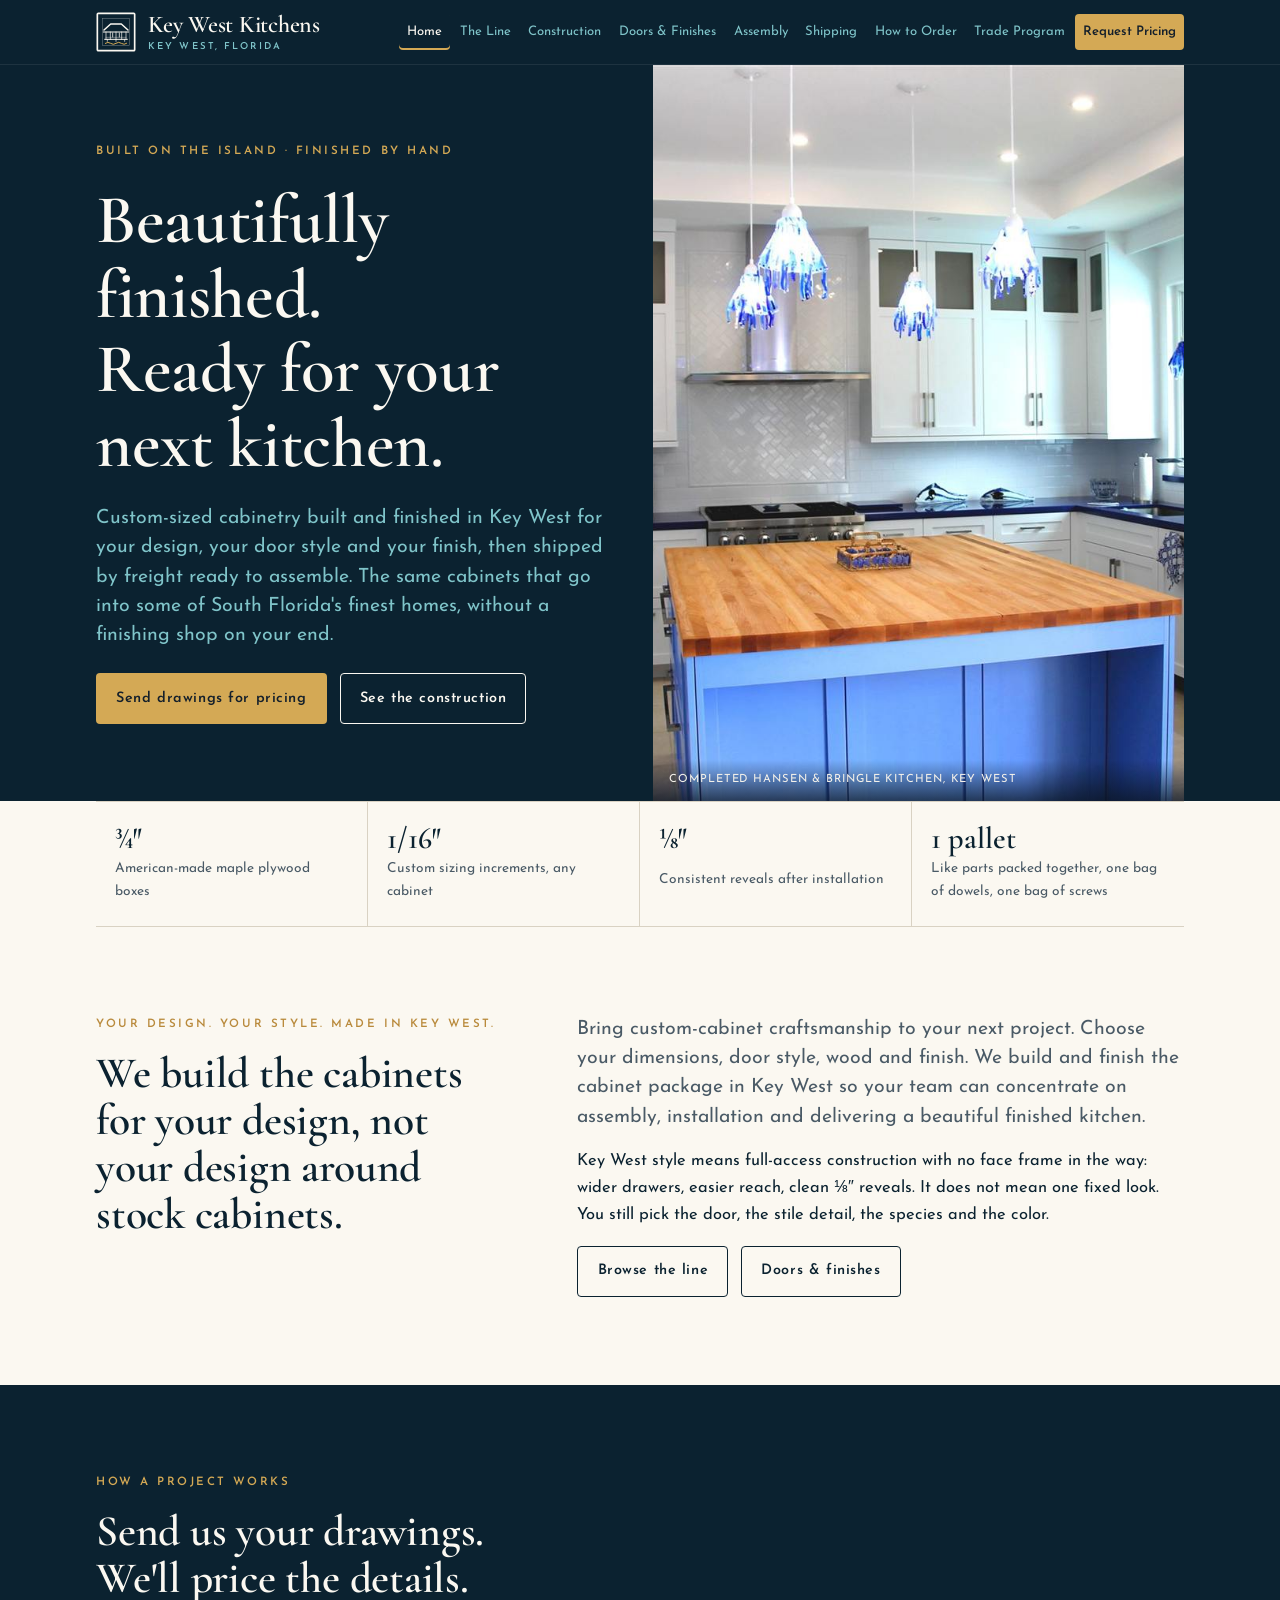
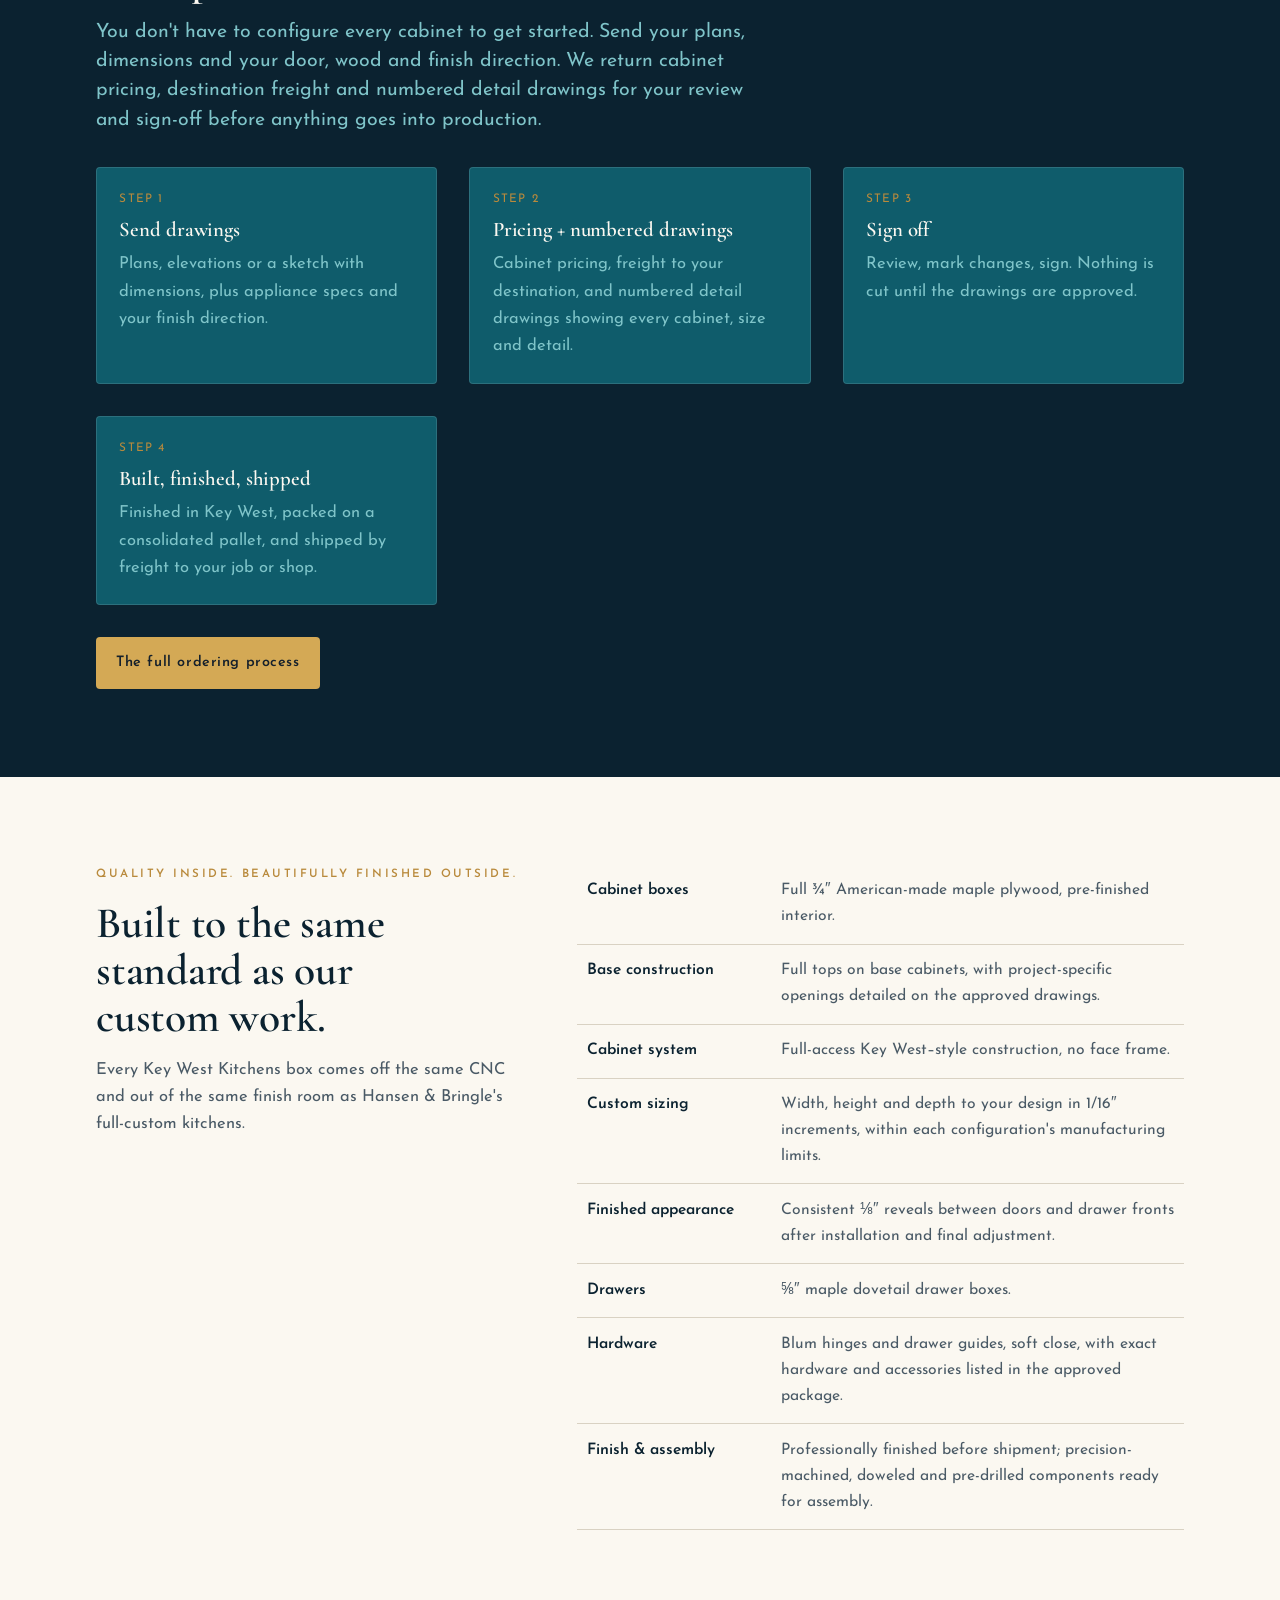
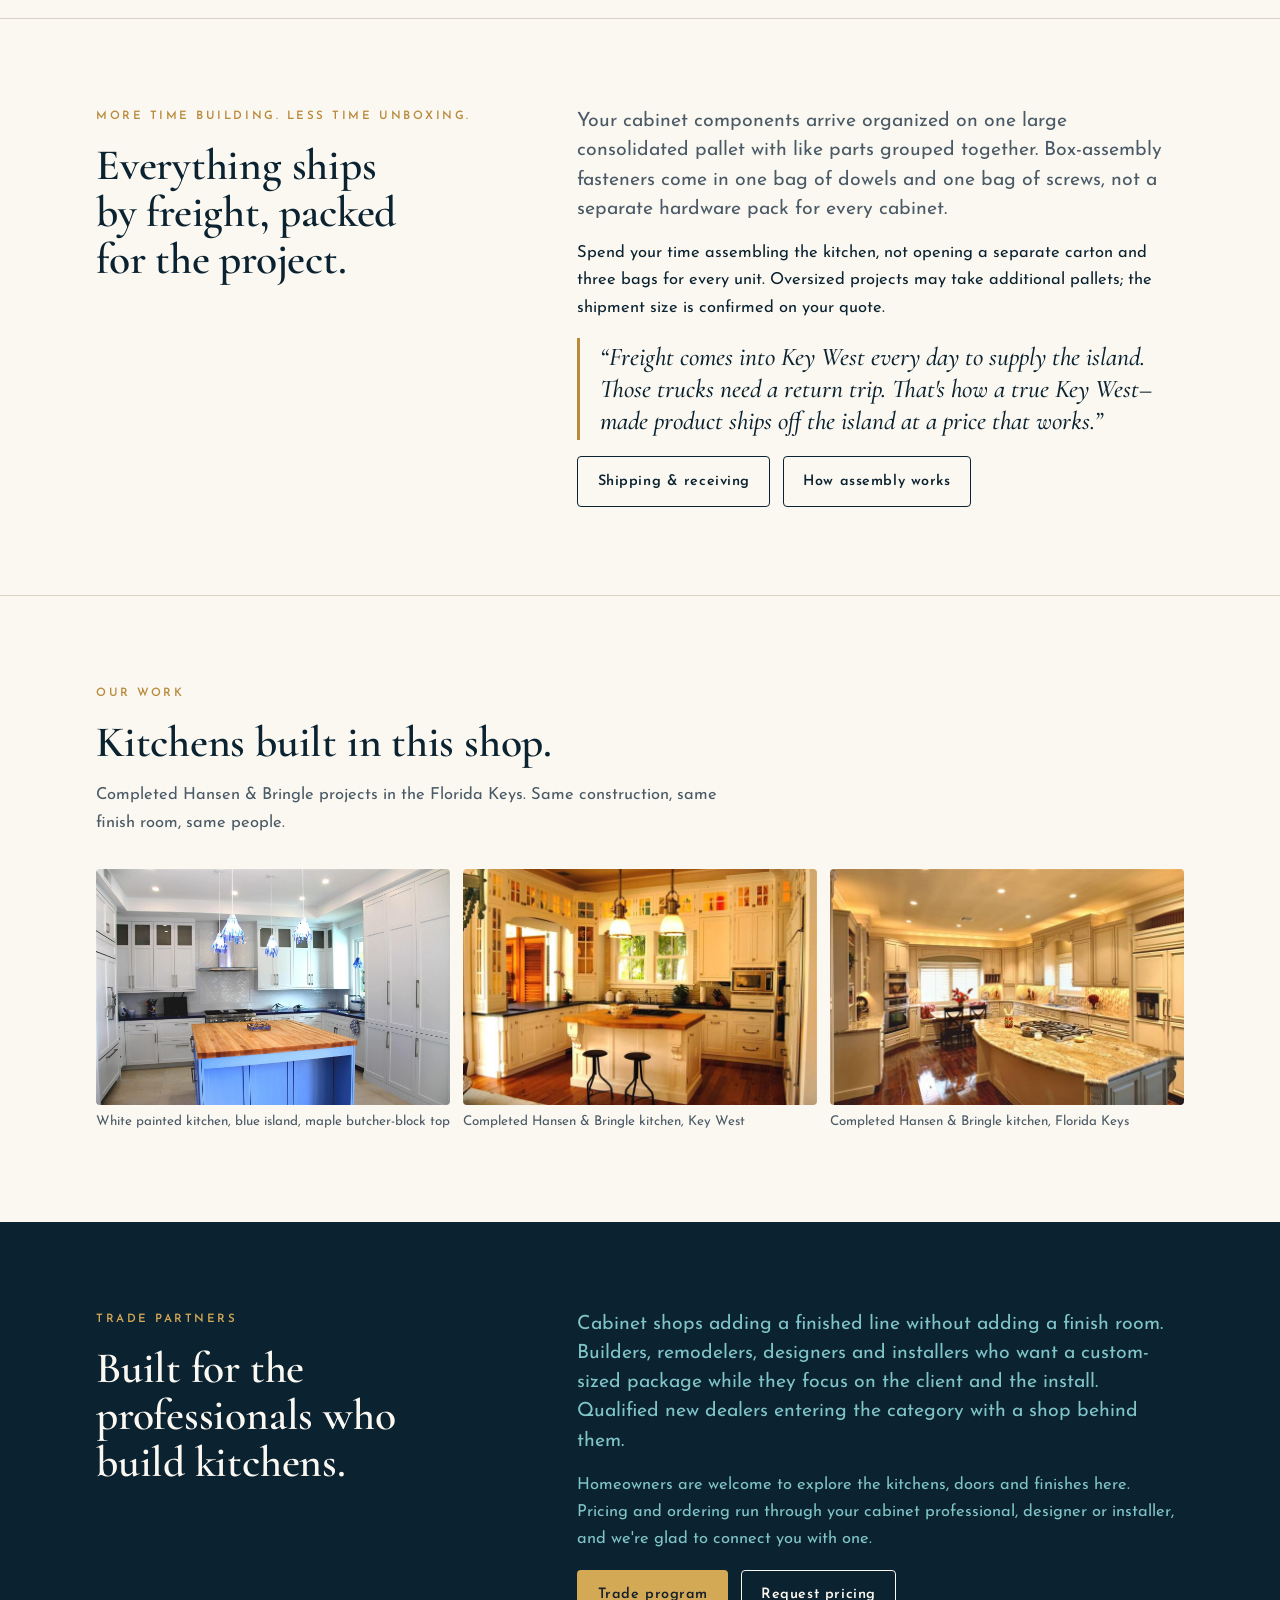
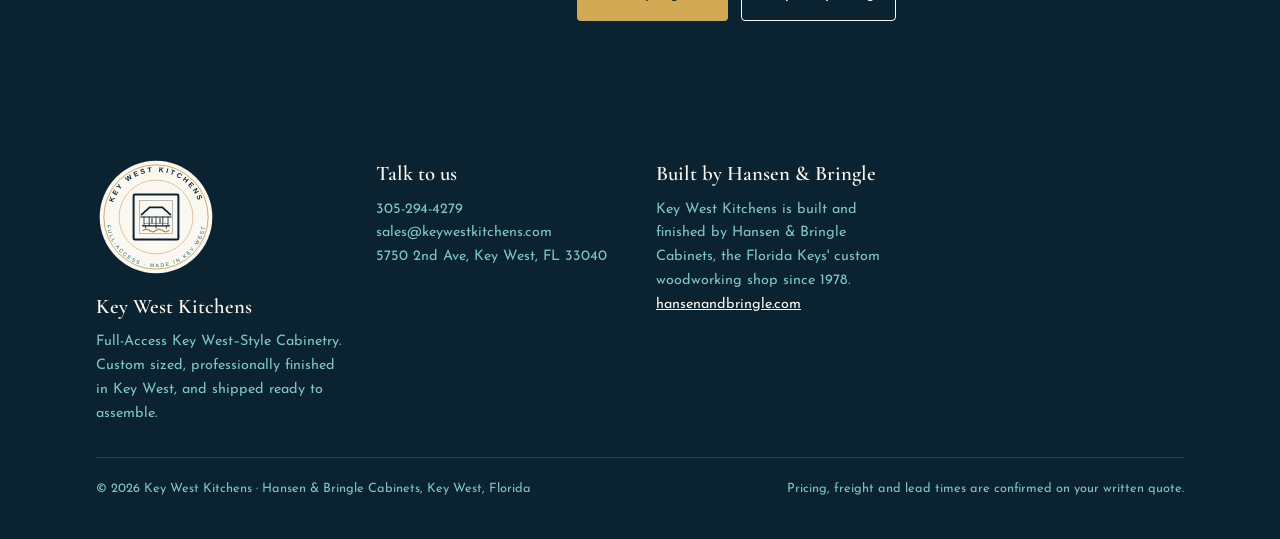
<file: index.html>
<!doctype html>
<html lang="en">
<head>
<meta charset="utf-8">
<meta name="viewport" content="width=device-width, initial-scale=1, viewport-fit=cover">
<title>Key West Kitchens</title>
<meta name="description" content="Key West Kitchens: custom-sized Full-Access Key West–Style cabinetry, built and finished in Key West by Hansen &amp; Bringle and shipped ready to assemble.">
<meta name="claude:viewport-fit-sides" content="cover">
<meta property="og:type" content="website"><meta property="og:site_name" content="Key West Kitchens"><meta property="og:title" content="Key West Kitchens"><meta property="og:description" content="Key West Kitchens: custom-sized Full-Access Key West–Style cabinetry, built and finished in Key West by Hansen &amp; Bringle and shipped ready to assemble."><meta property="og:image" content="https://bcarp-ctrl.github.io/keywestkitchens/img/kitchen-2.jpg"><meta name="twitter:card" content="summary_large_image">
<link rel="preconnect" href="https://fonts.googleapis.com"><link rel="preconnect" href="https://fonts.gstatic.com" crossorigin>
<link rel="stylesheet" href="https://fonts.googleapis.com/css2?family=Cormorant+Garamond:ital,wght@0,500;0,600;1,500;1,600&family=Josefin+Sans:wght@400;600&display=swap">
<link rel="icon" type="image/svg+xml" href="img/brand/kwk-favicon.svg">
<link rel="stylesheet" href="styles.css">
</head>
<body>
<header class="top"><div class="wrap">
<a class="brand" href="index.html"><svg viewBox="0 0 120 120" aria-hidden="true"><rect x="4" y="4" width="112" height="112" rx="3" fill="none" stroke="currentColor" stroke-width="5"/><rect x="19" y="19" width="82" height="82" fill="none" stroke="currentColor" stroke-width="1.4" opacity=".5"/><g fill="none" stroke="currentColor" stroke-linecap="round" stroke-linejoin="round"><path d="M24 54 L44 36 H76 L96 54" stroke-width="4.5"/><path d="M22 60 H98" stroke-width="3"/><path d="M30 60 V82 M43 60 V82 M60 60 V82 M77 60 V82 M90 60 V82" stroke-width="2"/><path d="M30 76 H90" stroke-width="1.3" opacity=".8"/><path d="M50 63 V75 M70 63 V75" stroke-width="2.6" opacity=".9"/><path d="M26 82 H94" stroke-width="3"/><path d="M34 82 V88 M60 82 V88 M86 82 V88" stroke-width="2"/></g><path d="M28 94 q8 -6 16 0 t16 0 t16 0 t16 0" fill="none" stroke="#d4a955" stroke-width="3" stroke-linecap="round"/></svg><span class="bt"><b>Key West Kitchens</b><small>Key West, Florida</small></span></a>
<button class="navtoggle" id="navtoggle" aria-expanded="false" aria-controls="mainnav">Menu</button>
<nav class="main" id="mainnav" aria-label="Main"><a href="index.html" aria-current="page">Home</a><a href="collection.html">The Line</a><a href="specifications.html">Construction</a><a href="doors-finishes.html">Doors & Finishes</a><a href="assembly.html">Assembly</a><a href="shipping.html">Shipping</a><a href="how-to-order.html">How to Order</a><a href="trade.html">Trade Program</a><a href="request-pricing.html" class="cta">Request Pricing</a></nav>
</div></header>
<main>

<section class="hero band"><div class="wrap"><div class="grid">
<div class="copy">
<p class="eyebrow">Built on the island · Finished by hand</p>
<h1>Beautifully finished.<br>Ready for your next kitchen.</h1>
<p class="lead">Custom-sized cabinetry built and finished in Key West for your design, your door style and your finish, then shipped by freight ready to assemble. The same cabinets that go into some of South Florida's finest homes, without a finishing shop on your end.</p>
<div class="btns"><a class="btn primary" href="request-pricing.html">Send drawings for pricing</a><a class="btn ghost" href="specifications.html">See the construction</a></div>
</div>
<figure class="photo"><img src="img/kitchen-2.jpg" alt="White kitchen with a blue island, butcher-block top and blue glass pendants" width="1800" height="1200"><figcaption>Completed Hansen &amp; Bringle kitchen, Key West</figcaption></figure>
</div></div></section>

<div class="wrap"><div class="strip">
<div><b>¾″</b><span>American-made maple plywood boxes</span></div>
<div><b>1/16″</b><span>Custom sizing increments, any cabinet</span></div>
<div><b>⅛″</b><span>Consistent reveals after installation</span></div>
<div><b>1 pallet</b><span>Like parts packed together, one bag of dowels, one bag of screws</span></div>
</div></div>

<section><div class="wrap split">
<div class="stack"><p class="eyebrow">Your design. Your style. Made in Key West.</p><h2>We build the cabinets for your design, not your design around stock cabinets.</h2></div>
<div class="stack prose">
<p class="lead">Bring custom-cabinet craftsmanship to your next project. Choose your dimensions, door style, wood and finish. We build and finish the cabinet package in Key West so your team can concentrate on assembly, installation and delivering a beautiful finished kitchen.</p>
<p>Key West style means full-access construction with no face frame in the way: wider drawers, easier reach, clean ⅛″ reveals. It does not mean one fixed look. You still pick the door, the stile detail, the species and the color.</p>
<div class="btns"><a class="btn ghost" href="collection.html">Browse the line</a><a class="btn ghost" href="doors-finishes.html">Doors &amp; finishes</a></div>
</div>
</div></section>

<section class="band"><div class="wrap stack-lg">
<div class="stack prose"><p class="eyebrow">How a project works</p><h2>Send us your drawings. We'll price the details.</h2>
<p class="lead">You don't have to configure every cabinet to get started. Send your plans, dimensions and your door, wood and finish direction. We return cabinet pricing, destination freight and numbered detail drawings for your review and sign-off before anything goes into production.</p></div>
<div class="cols">
<div class="card" style="background:var(--navy2);border-color:rgba(255,255,255,.12)"><span class="num">STEP 1</span><h3>Send drawings</h3><p class="muted">Plans, elevations or a sketch with dimensions, plus appliance specs and your finish direction.</p></div>
<div class="card" style="background:var(--navy2);border-color:rgba(255,255,255,.12)"><span class="num">STEP 2</span><h3>Pricing + numbered drawings</h3><p class="muted">Cabinet pricing, freight to your destination, and numbered detail drawings showing every cabinet, size and detail.</p></div>
<div class="card" style="background:var(--navy2);border-color:rgba(255,255,255,.12)"><span class="num">STEP 3</span><h3>Sign off</h3><p class="muted">Review, mark changes, sign. Nothing is cut until the drawings are approved.</p></div>
<div class="card" style="background:var(--navy2);border-color:rgba(255,255,255,.12)"><span class="num">STEP 4</span><h3>Built, finished, shipped</h3><p class="muted">Finished in Key West, packed on a consolidated pallet, and shipped by freight to your job or shop.</p></div>
</div>
<div class="btns"><a class="btn primary" href="how-to-order.html">The full ordering process</a></div>
</div></section>

<section><div class="wrap split">
<div class="stack"><p class="eyebrow">Quality inside. Beautifully finished outside.</p><h2>Built to the same standard as our custom work.</h2><p class="muted">Every Key West Kitchens box comes off the same CNC and out of the same finish room as Hansen &amp; Bringle's full-custom kitchens.</p></div>
<div class="tablewrap"><table class="spec">
<tr><th>Cabinet boxes</th><td>Full ¾″ American-made maple plywood, pre-finished interior.</td></tr>
<tr><th>Base construction</th><td>Full tops on base cabinets, with project-specific openings detailed on the approved drawings.</td></tr>
<tr><th>Cabinet system</th><td>Full-access Key West–style construction, no face frame.</td></tr>
<tr><th>Custom sizing</th><td>Width, height and depth to your design in 1/16″ increments, within each configuration's manufacturing limits.</td></tr>
<tr><th>Finished appearance</th><td>Consistent ⅛″ reveals between doors and drawer fronts after installation and final adjustment.</td></tr>
<tr><th>Drawers</th><td>⅝″ maple dovetail drawer boxes.</td></tr>
<tr><th>Hardware</th><td>Blum hinges and drawer guides, soft close, with exact hardware and accessories listed in the approved package.</td></tr>
<tr><th>Finish &amp; assembly</th><td>Professionally finished before shipment; precision-machined, doweled and pre-drilled components ready for assembly.</td></tr>
</table></div>
</div></section>

<section><div class="wrap split">
<div class="stack"><p class="eyebrow">More time building. Less time unboxing.</p><h2>Everything ships by freight, packed for the project.</h2></div>
<div class="stack prose">
<p class="lead">Your cabinet components arrive organized on one large consolidated pallet with like parts grouped together. Box-assembly fasteners come in one bag of dowels and one bag of screws, not a separate hardware pack for every cabinet.</p>
<p>Spend your time assembling the kitchen, not opening a separate carton and three bags for every unit. Oversized projects may take additional pallets; the shipment size is confirmed on your quote.</p>
<div class="callout"><q>Freight comes into Key West every day to supply the island. Those trucks need a return trip. That's how a true Key West–made product ships off the island at a price that works.</q></div>
<div class="btns"><a class="btn ghost" href="shipping.html">Shipping &amp; receiving</a><a class="btn ghost" href="assembly.html">How assembly works</a></div>
</div>
</div></section>

<section><div class="wrap stack-lg">
<div class="stack prose"><p class="eyebrow">Our work</p><h2>Kitchens built in this shop.</h2><p class="muted">Completed Hansen &amp; Bringle projects in the Florida Keys. Same construction, same finish room, same people.</p></div>
<div class="gallery">
<figure><img src="img/kitchen-2.jpg" alt="White kitchen with blue island and butcher-block top" loading="lazy"><figcaption>White painted kitchen, blue island, maple butcher-block top</figcaption></figure>
<figure><img src="img/kitchen-1.jpg" alt="Completed Hansen &amp; Bringle kitchen" loading="lazy"><figcaption>Completed Hansen &amp; Bringle kitchen, Key West</figcaption></figure>
<figure><img src="img/kitchen-3.jpg" alt="Completed Hansen &amp; Bringle kitchen" loading="lazy"><figcaption>Completed Hansen &amp; Bringle kitchen, Florida Keys</figcaption></figure>
</div>
</div></section>

<section class="band"><div class="wrap split">
<div class="stack"><p class="eyebrow">Trade partners</p><h2>Built for the professionals who build kitchens.</h2></div>
<div class="stack prose">
<p class="lead">Cabinet shops adding a finished line without adding a finish room. Builders, remodelers, designers and installers who want a custom-sized package while they focus on the client and the install. Qualified new dealers entering the category with a shop behind them.</p>
<p class="muted">Homeowners are welcome to explore the kitchens, doors and finishes here. Pricing and ordering run through your cabinet professional, designer or installer, and we're glad to connect you with one.</p>
<div class="btns"><a class="btn primary" href="trade.html">Trade program</a><a class="btn ghost" href="request-pricing.html">Request pricing</a></div>
</div>
</div></section>

</main>
<footer><div class="wrap">
<div><img src="img/brand/kwk-seal-shell.svg" alt="Key West Kitchens seal" width="120" height="120" style="margin-bottom:.8rem"><b>Key West Kitchens</b>Full-Access Key West–Style Cabinetry. Custom sized, professionally finished in Key West, and shipped ready to assemble.</div>
<div><b>Talk to us</b>305-294-4279<br>sales@keywestkitchens.com<br>5750 2nd Ave, Key West, FL 33040</div>
<div><b>Built by Hansen &amp; Bringle</b>Key West Kitchens is built and finished by Hansen &amp; Bringle Cabinets, the Florida Keys' custom woodworking shop since 1978. <a href="https://www.hansenandbringle.com" target="_blank" rel="noopener">hansenandbringle.com</a></div>
<div class="fine"><span>© 2026 Key West Kitchens · Hansen &amp; Bringle Cabinets, Key West, Florida</span><span>Pricing, freight and lead times are confirmed on your written quote.</span></div>
</div></footer>
<script>
(function(){var t=document.getElementById('navtoggle'),n=document.getElementById('mainnav');if(t){t.addEventListener('click',function(){var o=n.classList.toggle('open');t.setAttribute('aria-expanded',o);});}})();
</script>

</body>
</html>
</file>
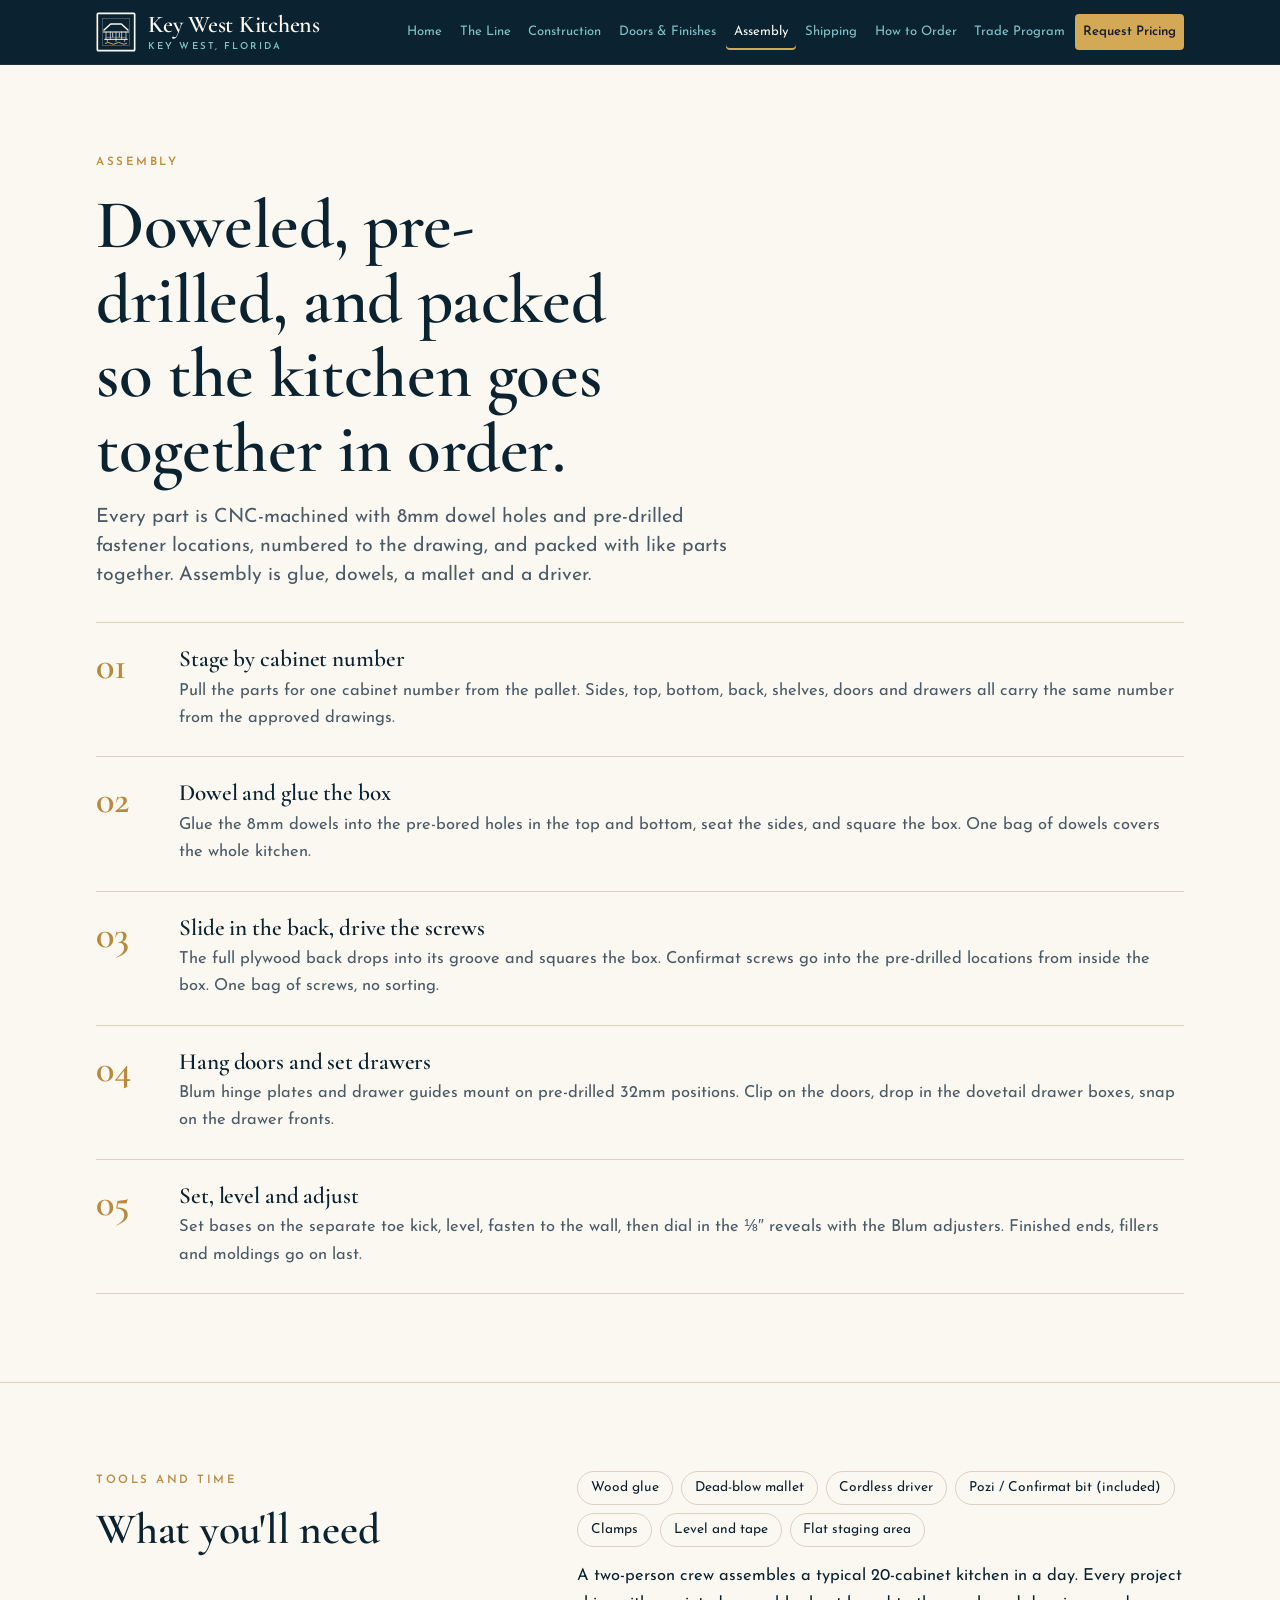
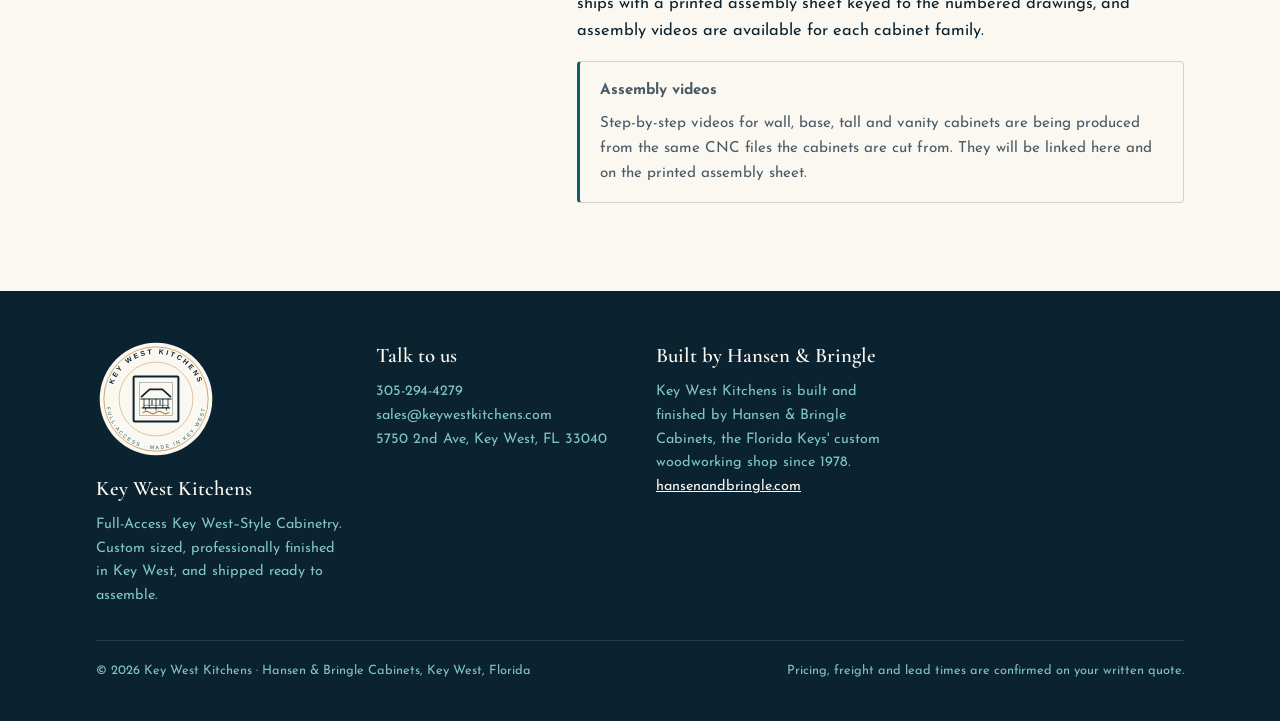
<file: assembly.html>
<!doctype html>
<html lang="en">
<head>
<meta charset="utf-8">
<meta name="viewport" content="width=device-width, initial-scale=1, viewport-fit=cover">
<title>Assembly · Key West Kitchens</title>
<meta name="description" content="Doweled, pre-drilled components numbered to the drawing; one bag of dowels, one bag of screws.">
<meta name="claude:viewport-fit-sides" content="cover">
<meta property="og:type" content="website"><meta property="og:site_name" content="Key West Kitchens"><meta property="og:title" content="Assembly · Key West Kitchens"><meta property="og:description" content="Doweled, pre-drilled components numbered to the drawing; one bag of dowels, one bag of screws."><meta property="og:image" content="https://bcarp-ctrl.github.io/keywestkitchens/img/kitchen-2.jpg"><meta name="twitter:card" content="summary_large_image">
<link rel="preconnect" href="https://fonts.googleapis.com"><link rel="preconnect" href="https://fonts.gstatic.com" crossorigin>
<link rel="stylesheet" href="https://fonts.googleapis.com/css2?family=Cormorant+Garamond:ital,wght@0,500;0,600;1,500;1,600&family=Josefin+Sans:wght@400;600&display=swap">
<link rel="icon" type="image/svg+xml" href="img/brand/kwk-favicon.svg">
<link rel="stylesheet" href="styles.css">
</head>
<body>
<header class="top"><div class="wrap">
<a class="brand" href="index.html"><svg viewBox="0 0 120 120" aria-hidden="true"><rect x="4" y="4" width="112" height="112" rx="3" fill="none" stroke="currentColor" stroke-width="5"/><rect x="19" y="19" width="82" height="82" fill="none" stroke="currentColor" stroke-width="1.4" opacity=".5"/><g fill="none" stroke="currentColor" stroke-linecap="round" stroke-linejoin="round"><path d="M24 54 L44 36 H76 L96 54" stroke-width="4.5"/><path d="M22 60 H98" stroke-width="3"/><path d="M30 60 V82 M43 60 V82 M60 60 V82 M77 60 V82 M90 60 V82" stroke-width="2"/><path d="M30 76 H90" stroke-width="1.3" opacity=".8"/><path d="M50 63 V75 M70 63 V75" stroke-width="2.6" opacity=".9"/><path d="M26 82 H94" stroke-width="3"/><path d="M34 82 V88 M60 82 V88 M86 82 V88" stroke-width="2"/></g><path d="M28 94 q8 -6 16 0 t16 0 t16 0 t16 0" fill="none" stroke="#d4a955" stroke-width="3" stroke-linecap="round"/></svg><span class="bt"><b>Key West Kitchens</b><small>Key West, Florida</small></span></a>
<button class="navtoggle" id="navtoggle" aria-expanded="false" aria-controls="mainnav">Menu</button>
<nav class="main" id="mainnav" aria-label="Main"><a href="index.html">Home</a><a href="collection.html">The Line</a><a href="specifications.html">Construction</a><a href="doors-finishes.html">Doors & Finishes</a><a href="assembly.html" aria-current="page">Assembly</a><a href="shipping.html">Shipping</a><a href="how-to-order.html">How to Order</a><a href="trade.html">Trade Program</a><a href="request-pricing.html" class="cta">Request Pricing</a></nav>
</div></header>
<main>

<section><div class="wrap stack-lg">
<div class="stack prose"><p class="eyebrow">Assembly</p><h1>Doweled, pre-drilled, and packed so the kitchen goes together in order.</h1>
<p class="lead">Every part is CNC-machined with 8mm dowel holes and pre-drilled fastener locations, numbered to the drawing, and packed with like parts together. Assembly is glue, dowels, a mallet and a driver.</p></div>
<div class="steps">
<div class="step"><div><h3>Stage by cabinet number</h3><p class="muted">Pull the parts for one cabinet number from the pallet. Sides, top, bottom, back, shelves, doors and drawers all carry the same number from the approved drawings.</p></div></div>
<div class="step"><div><h3>Dowel and glue the box</h3><p class="muted">Glue the 8mm dowels into the pre-bored holes in the top and bottom, seat the sides, and square the box. One bag of dowels covers the whole kitchen.</p></div></div>
<div class="step"><div><h3>Slide in the back, drive the screws</h3><p class="muted">The full plywood back drops into its groove and squares the box. Confirmat screws go into the pre-drilled locations from inside the box. One bag of screws, no sorting.</p></div></div>
<div class="step"><div><h3>Hang doors and set drawers</h3><p class="muted">Blum hinge plates and drawer guides mount on pre-drilled 32mm positions. Clip on the doors, drop in the dovetail drawer boxes, snap on the drawer fronts.</p></div></div>
<div class="step"><div><h3>Set, level and adjust</h3><p class="muted">Set bases on the separate toe kick, level, fasten to the wall, then dial in the ⅛″ reveals with the Blum adjusters. Finished ends, fillers and moldings go on last.</p></div></div>
</div>
</div></section>

<section><div class="wrap split">
<div class="stack"><p class="eyebrow">Tools and time</p><h2>What you'll need</h2></div>
<div class="stack prose">
<div class="chips"><span>Wood glue</span><span>Dead-blow mallet</span><span>Cordless driver</span><span>Pozi / Confirmat bit (included)</span><span>Clamps</span><span>Level and tape</span><span>Flat staging area</span></div>
<p>A two-person crew assembles a typical 20-cabinet kitchen in a day. Every project ships with a printed assembly sheet keyed to the numbered drawings, and assembly videos are available for each cabinet family.</p>
<div class="notice"><strong>Assembly videos</strong><span>Step-by-step videos for wall, base, tall and vanity cabinets are being produced from the same CNC files the cabinets are cut from. They will be linked here and on the printed assembly sheet.</span></div>
</div>
</div></section>

</main>
<footer><div class="wrap">
<div><img src="img/brand/kwk-seal-shell.svg" alt="Key West Kitchens seal" width="120" height="120" style="margin-bottom:.8rem"><b>Key West Kitchens</b>Full-Access Key West–Style Cabinetry. Custom sized, professionally finished in Key West, and shipped ready to assemble.</div>
<div><b>Talk to us</b>305-294-4279<br>sales@keywestkitchens.com<br>5750 2nd Ave, Key West, FL 33040</div>
<div><b>Built by Hansen &amp; Bringle</b>Key West Kitchens is built and finished by Hansen &amp; Bringle Cabinets, the Florida Keys' custom woodworking shop since 1978. <a href="https://www.hansenandbringle.com" target="_blank" rel="noopener">hansenandbringle.com</a></div>
<div class="fine"><span>© 2026 Key West Kitchens · Hansen &amp; Bringle Cabinets, Key West, Florida</span><span>Pricing, freight and lead times are confirmed on your written quote.</span></div>
</div></footer>
<script>
(function(){var t=document.getElementById('navtoggle'),n=document.getElementById('mainnav');if(t){t.addEventListener('click',function(){var o=n.classList.toggle('open');t.setAttribute('aria-expanded',o);});}})();
</script>
</body>
</html>
</file>
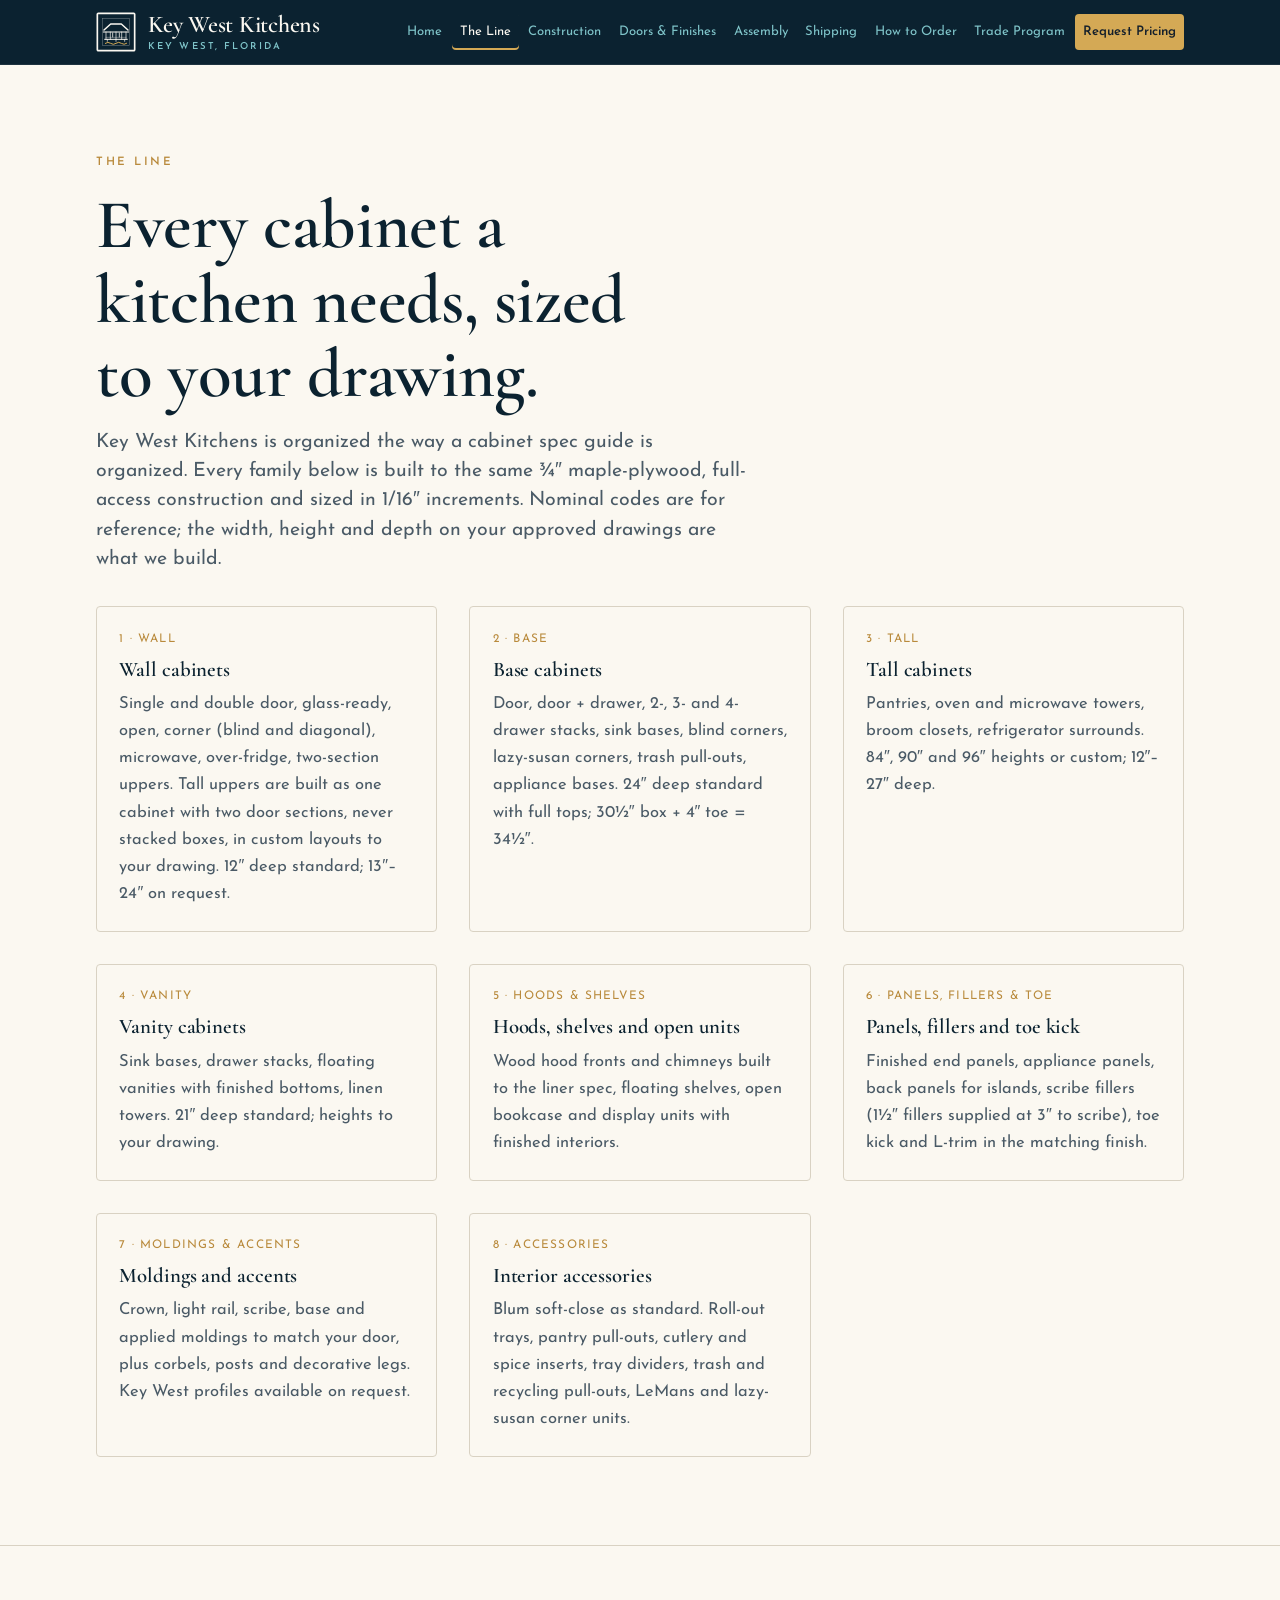
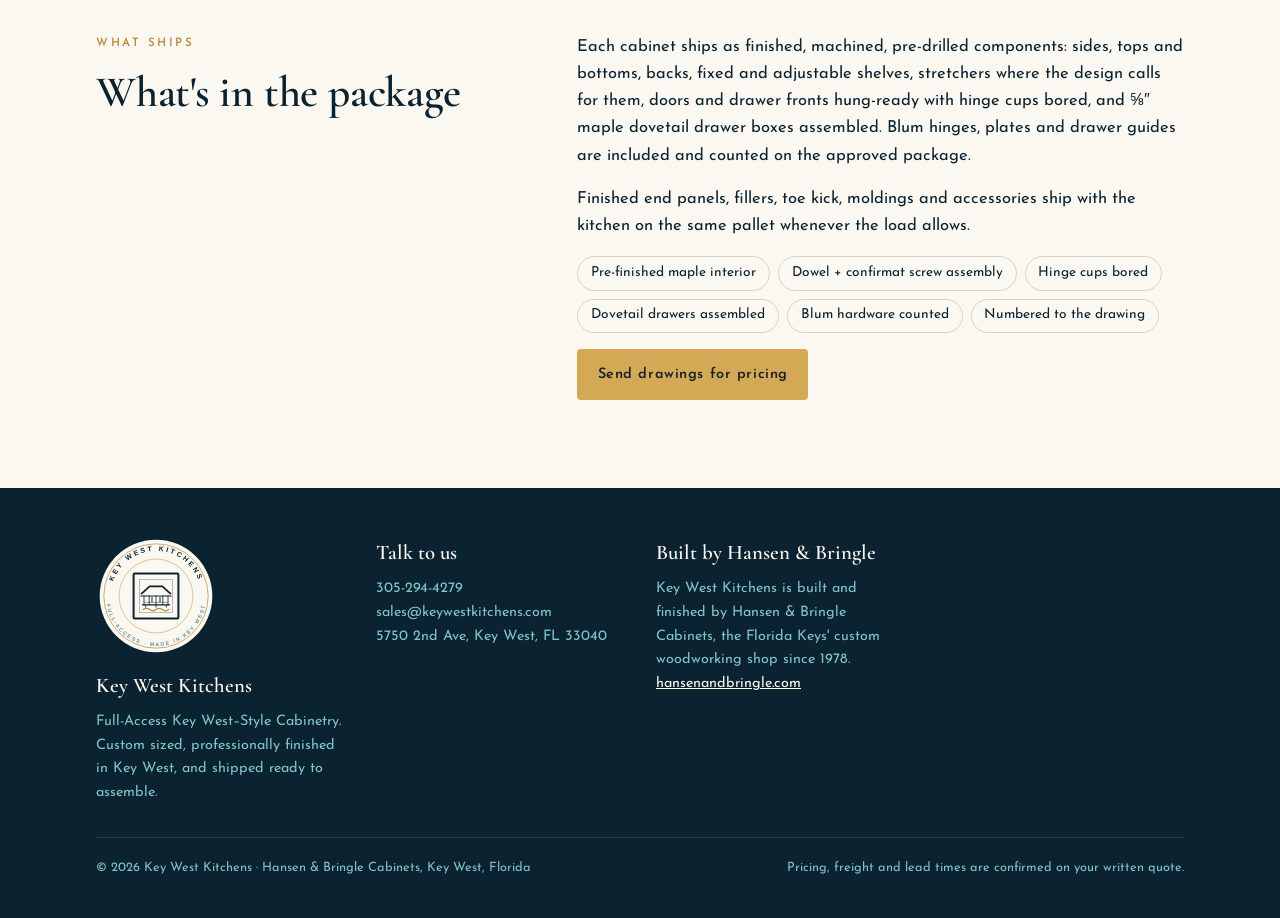
<file: collection.html>
<!doctype html>
<html lang="en">
<head>
<meta charset="utf-8">
<meta name="viewport" content="width=device-width, initial-scale=1, viewport-fit=cover">
<title>The Line · Key West Kitchens</title>
<meta name="description" content="Wall, base, tall, vanity, hood, panel, molding and accessory families, all sized to your drawing.">
<meta name="claude:viewport-fit-sides" content="cover">
<meta property="og:type" content="website"><meta property="og:site_name" content="Key West Kitchens"><meta property="og:title" content="The Line · Key West Kitchens"><meta property="og:description" content="Wall, base, tall, vanity, hood, panel, molding and accessory families, all sized to your drawing."><meta property="og:image" content="https://bcarp-ctrl.github.io/keywestkitchens/img/kitchen-2.jpg"><meta name="twitter:card" content="summary_large_image">
<link rel="preconnect" href="https://fonts.googleapis.com"><link rel="preconnect" href="https://fonts.gstatic.com" crossorigin>
<link rel="stylesheet" href="https://fonts.googleapis.com/css2?family=Cormorant+Garamond:ital,wght@0,500;0,600;1,500;1,600&family=Josefin+Sans:wght@400;600&display=swap">
<link rel="icon" type="image/svg+xml" href="img/brand/kwk-favicon.svg">
<link rel="stylesheet" href="styles.css">
</head>
<body>
<header class="top"><div class="wrap">
<a class="brand" href="index.html"><svg viewBox="0 0 120 120" aria-hidden="true"><rect x="4" y="4" width="112" height="112" rx="3" fill="none" stroke="currentColor" stroke-width="5"/><rect x="19" y="19" width="82" height="82" fill="none" stroke="currentColor" stroke-width="1.4" opacity=".5"/><g fill="none" stroke="currentColor" stroke-linecap="round" stroke-linejoin="round"><path d="M24 54 L44 36 H76 L96 54" stroke-width="4.5"/><path d="M22 60 H98" stroke-width="3"/><path d="M30 60 V82 M43 60 V82 M60 60 V82 M77 60 V82 M90 60 V82" stroke-width="2"/><path d="M30 76 H90" stroke-width="1.3" opacity=".8"/><path d="M50 63 V75 M70 63 V75" stroke-width="2.6" opacity=".9"/><path d="M26 82 H94" stroke-width="3"/><path d="M34 82 V88 M60 82 V88 M86 82 V88" stroke-width="2"/></g><path d="M28 94 q8 -6 16 0 t16 0 t16 0 t16 0" fill="none" stroke="#d4a955" stroke-width="3" stroke-linecap="round"/></svg><span class="bt"><b>Key West Kitchens</b><small>Key West, Florida</small></span></a>
<button class="navtoggle" id="navtoggle" aria-expanded="false" aria-controls="mainnav">Menu</button>
<nav class="main" id="mainnav" aria-label="Main"><a href="index.html">Home</a><a href="collection.html" aria-current="page">The Line</a><a href="specifications.html">Construction</a><a href="doors-finishes.html">Doors & Finishes</a><a href="assembly.html">Assembly</a><a href="shipping.html">Shipping</a><a href="how-to-order.html">How to Order</a><a href="trade.html">Trade Program</a><a href="request-pricing.html" class="cta">Request Pricing</a></nav>
</div></header>
<main>

<section><div class="wrap stack-lg">
<div class="stack prose"><p class="eyebrow">The line</p><h1>Every cabinet a kitchen needs, sized to your drawing.</h1>
<p class="lead">Key West Kitchens is organized the way a cabinet spec guide is organized. Every family below is built to the same ¾″ maple-plywood, full-access construction and sized in 1/16″ increments. Nominal codes are for reference; the width, height and depth on your approved drawings are what we build.</p></div>
<div class="cols">
<div class="card"><span class="num">1 · WALL</span><h3>Wall cabinets</h3><p class="muted">Single and double door, glass-ready, open, corner (blind and diagonal), microwave, over-fridge, two-section uppers. Tall uppers are built as one cabinet with two door sections, never stacked boxes, in custom layouts to your drawing. 12″ deep standard; 13″–24″ on request.</p></div>
<div class="card"><span class="num">2 · BASE</span><h3>Base cabinets</h3><p class="muted">Door, door + drawer, 2-, 3- and 4-drawer stacks, sink bases, blind corners, lazy-susan corners, trash pull-outs, appliance bases. 24″ deep standard with full tops; 30½″ box + 4″ toe = 34½″.</p></div>
<div class="card"><span class="num">3 · TALL</span><h3>Tall cabinets</h3><p class="muted">Pantries, oven and microwave towers, broom closets, refrigerator surrounds. 84″, 90″ and 96″ heights or custom; 12″–27″ deep.</p></div>
<div class="card"><span class="num">4 · VANITY</span><h3>Vanity cabinets</h3><p class="muted">Sink bases, drawer stacks, floating vanities with finished bottoms, linen towers. 21″ deep standard; heights to your drawing.</p></div>
<div class="card"><span class="num">5 · HOODS &amp; SHELVES</span><h3>Hoods, shelves and open units</h3><p class="muted">Wood hood fronts and chimneys built to the liner spec, floating shelves, open bookcase and display units with finished interiors.</p></div>
<div class="card"><span class="num">6 · PANELS, FILLERS &amp; TOE</span><h3>Panels, fillers and toe kick</h3><p class="muted">Finished end panels, appliance panels, back panels for islands, scribe fillers (1½″ fillers supplied at 3″ to scribe), toe kick and L-trim in the matching finish.</p></div>
<div class="card"><span class="num">7 · MOLDINGS &amp; ACCENTS</span><h3>Moldings and accents</h3><p class="muted">Crown, light rail, scribe, base and applied moldings to match your door, plus corbels, posts and decorative legs. Key West profiles available on request.</p></div>
<div class="card"><span class="num">8 · ACCESSORIES</span><h3>Interior accessories</h3><p class="muted">Blum soft-close as standard. Roll-out trays, pantry pull-outs, cutlery and spice inserts, tray dividers, trash and recycling pull-outs, LeMans and lazy-susan corner units.</p></div>
</div>
</div></section>

<section><div class="wrap split">
<div class="stack"><p class="eyebrow">What ships</p><h2>What's in the package</h2></div>
<div class="stack prose">
<p>Each cabinet ships as finished, machined, pre-drilled components: sides, tops and bottoms, backs, fixed and adjustable shelves, stretchers where the design calls for them, doors and drawer fronts hung-ready with hinge cups bored, and ⅝″ maple dovetail drawer boxes assembled. Blum hinges, plates and drawer guides are included and counted on the approved package.</p>
<p>Finished end panels, fillers, toe kick, moldings and accessories ship with the kitchen on the same pallet whenever the load allows.</p>
<div class="chips"><span>Pre-finished maple interior</span><span>Dowel + confirmat screw assembly</span><span>Hinge cups bored</span><span>Dovetail drawers assembled</span><span>Blum hardware counted</span><span>Numbered to the drawing</span></div>
<div class="btns"><a class="btn primary" href="request-pricing.html">Send drawings for pricing</a></div>
</div>
</div></section>

</main>
<footer><div class="wrap">
<div><img src="img/brand/kwk-seal-shell.svg" alt="Key West Kitchens seal" width="120" height="120" style="margin-bottom:.8rem"><b>Key West Kitchens</b>Full-Access Key West–Style Cabinetry. Custom sized, professionally finished in Key West, and shipped ready to assemble.</div>
<div><b>Talk to us</b>305-294-4279<br>sales@keywestkitchens.com<br>5750 2nd Ave, Key West, FL 33040</div>
<div><b>Built by Hansen &amp; Bringle</b>Key West Kitchens is built and finished by Hansen &amp; Bringle Cabinets, the Florida Keys' custom woodworking shop since 1978. <a href="https://www.hansenandbringle.com" target="_blank" rel="noopener">hansenandbringle.com</a></div>
<div class="fine"><span>© 2026 Key West Kitchens · Hansen &amp; Bringle Cabinets, Key West, Florida</span><span>Pricing, freight and lead times are confirmed on your written quote.</span></div>
</div></footer>
<script>
(function(){var t=document.getElementById('navtoggle'),n=document.getElementById('mainnav');if(t){t.addEventListener('click',function(){var o=n.classList.toggle('open');t.setAttribute('aria-expanded',o);});}})();
</script>
</body>
</html>
</file>
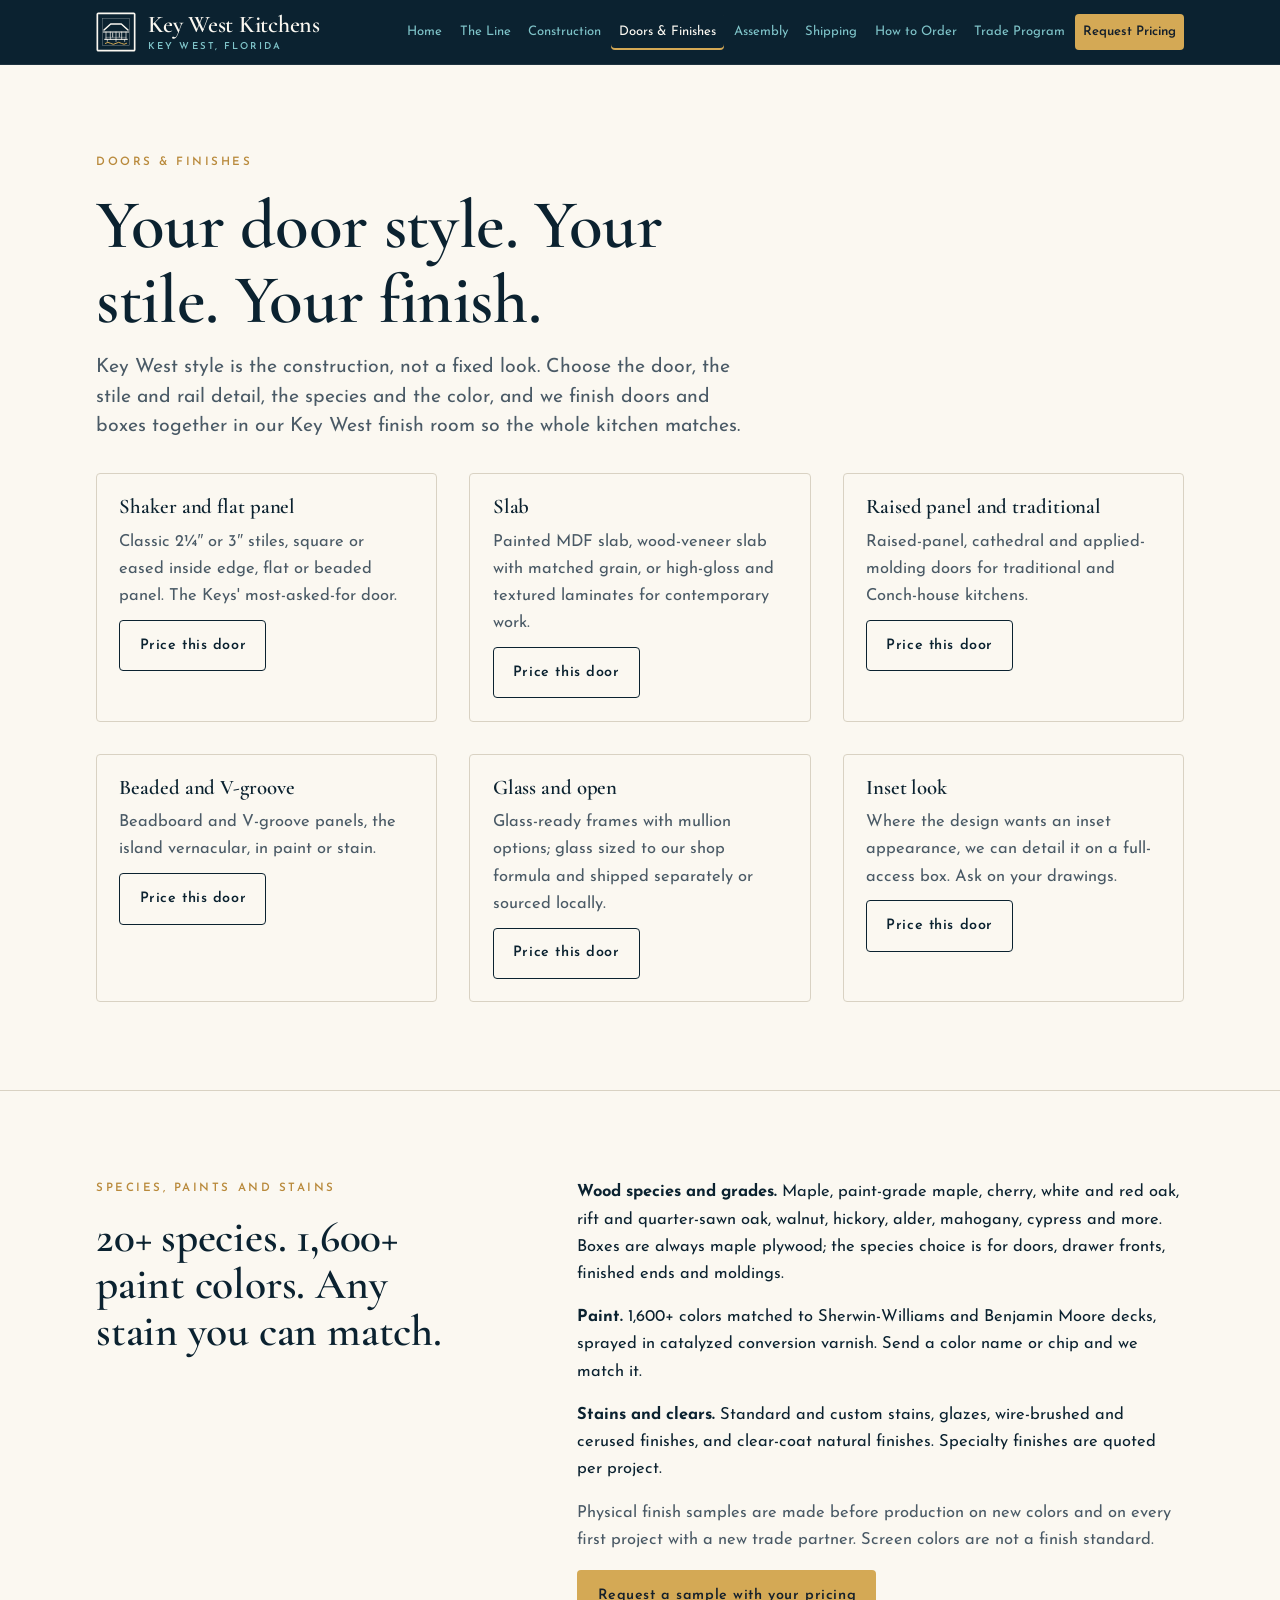
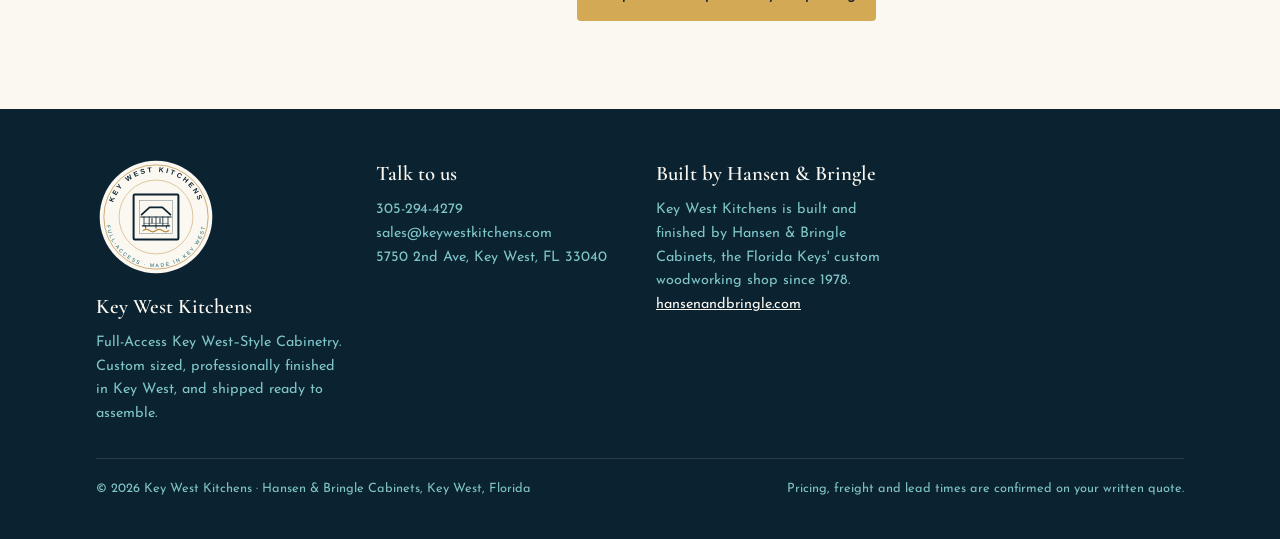
<file: doors-finishes.html>
<!doctype html>
<html lang="en">
<head>
<meta charset="utf-8">
<meta name="viewport" content="width=device-width, initial-scale=1, viewport-fit=cover">
<title>Doors &amp; Finishes · Key West Kitchens</title>
<meta name="description" content="Door styles, 20+ wood species, 1,600+ paint colors, stains and specialty finishes.">
<meta name="claude:viewport-fit-sides" content="cover">
<meta property="og:type" content="website"><meta property="og:site_name" content="Key West Kitchens"><meta property="og:title" content="Doors &amp; Finishes · Key West Kitchens"><meta property="og:description" content="Door styles, 20+ wood species, 1,600+ paint colors, stains and specialty finishes."><meta property="og:image" content="https://bcarp-ctrl.github.io/keywestkitchens/img/kitchen-2.jpg"><meta name="twitter:card" content="summary_large_image">
<link rel="preconnect" href="https://fonts.googleapis.com"><link rel="preconnect" href="https://fonts.gstatic.com" crossorigin>
<link rel="stylesheet" href="https://fonts.googleapis.com/css2?family=Cormorant+Garamond:ital,wght@0,500;0,600;1,500;1,600&family=Josefin+Sans:wght@400;600&display=swap">
<link rel="icon" type="image/svg+xml" href="img/brand/kwk-favicon.svg">
<link rel="stylesheet" href="styles.css">
</head>
<body>
<header class="top"><div class="wrap">
<a class="brand" href="index.html"><svg viewBox="0 0 120 120" aria-hidden="true"><rect x="4" y="4" width="112" height="112" rx="3" fill="none" stroke="currentColor" stroke-width="5"/><rect x="19" y="19" width="82" height="82" fill="none" stroke="currentColor" stroke-width="1.4" opacity=".5"/><g fill="none" stroke="currentColor" stroke-linecap="round" stroke-linejoin="round"><path d="M24 54 L44 36 H76 L96 54" stroke-width="4.5"/><path d="M22 60 H98" stroke-width="3"/><path d="M30 60 V82 M43 60 V82 M60 60 V82 M77 60 V82 M90 60 V82" stroke-width="2"/><path d="M30 76 H90" stroke-width="1.3" opacity=".8"/><path d="M50 63 V75 M70 63 V75" stroke-width="2.6" opacity=".9"/><path d="M26 82 H94" stroke-width="3"/><path d="M34 82 V88 M60 82 V88 M86 82 V88" stroke-width="2"/></g><path d="M28 94 q8 -6 16 0 t16 0 t16 0 t16 0" fill="none" stroke="#d4a955" stroke-width="3" stroke-linecap="round"/></svg><span class="bt"><b>Key West Kitchens</b><small>Key West, Florida</small></span></a>
<button class="navtoggle" id="navtoggle" aria-expanded="false" aria-controls="mainnav">Menu</button>
<nav class="main" id="mainnav" aria-label="Main"><a href="index.html">Home</a><a href="collection.html">The Line</a><a href="specifications.html">Construction</a><a href="doors-finishes.html" aria-current="page">Doors & Finishes</a><a href="assembly.html">Assembly</a><a href="shipping.html">Shipping</a><a href="how-to-order.html">How to Order</a><a href="trade.html">Trade Program</a><a href="request-pricing.html" class="cta">Request Pricing</a></nav>
</div></header>
<main>

<section><div class="wrap stack-lg">
<div class="stack prose"><p class="eyebrow">Doors &amp; finishes</p><h1>Your door style. Your stile. Your finish.</h1>
<p class="lead">Key West style is the construction, not a fixed look. Choose the door, the stile and rail detail, the species and the color, and we finish doors and boxes together in our Key West finish room so the whole kitchen matches.</p></div>
<div class="cols">
<div class="card"><h3>Shaker and flat panel</h3><p class="muted">Classic 2¼″ or 3″ stiles, square or eased inside edge, flat or beaded panel. The Keys' most-asked-for door.</p><a class="btn ghost" style="justify-self:start" href="request-pricing.html?door=Shaker">Price this door</a></div>
<div class="card"><h3>Slab</h3><p class="muted">Painted MDF slab, wood-veneer slab with matched grain, or high-gloss and textured laminates for contemporary work.</p><a class="btn ghost" style="justify-self:start" href="request-pricing.html?door=Slab">Price this door</a></div>
<div class="card"><h3>Raised panel and traditional</h3><p class="muted">Raised-panel, cathedral and applied-molding doors for traditional and Conch-house kitchens.</p><a class="btn ghost" style="justify-self:start" href="request-pricing.html?door=Raised%20panel">Price this door</a></div>
<div class="card"><h3>Beaded and V-groove</h3><p class="muted">Beadboard and V-groove panels, the island vernacular, in paint or stain.</p><a class="btn ghost" style="justify-self:start" href="request-pricing.html?door=Beaded%20%2F%20V-groove">Price this door</a></div>
<div class="card"><h3>Glass and open</h3><p class="muted">Glass-ready frames with mullion options; glass sized to our shop formula and shipped separately or sourced locally.</p><a class="btn ghost" style="justify-self:start" href="request-pricing.html?door=Glass">Price this door</a></div>
<div class="card"><h3>Inset look</h3><p class="muted">Where the design wants an inset appearance, we can detail it on a full-access box. Ask on your drawings.</p><a class="btn ghost" style="justify-self:start" href="request-pricing.html?door=Inset%20look">Price this door</a></div>
</div>
</div></section>

<section><div class="wrap split">
<div class="stack"><p class="eyebrow">Species, paints and stains</p><h2>20+ species. 1,600+ paint colors. Any stain you can match.</h2></div>
<div class="stack prose">
<p><strong>Wood species and grades.</strong> Maple, paint-grade maple, cherry, white and red oak, rift and quarter-sawn oak, walnut, hickory, alder, mahogany, cypress and more. Boxes are always maple plywood; the species choice is for doors, drawer fronts, finished ends and moldings.</p>
<p><strong>Paint.</strong> 1,600+ colors matched to Sherwin-Williams and Benjamin Moore decks, sprayed in catalyzed conversion varnish. Send a color name or chip and we match it.</p>
<p><strong>Stains and clears.</strong> Standard and custom stains, glazes, wire-brushed and cerused finishes, and clear-coat natural finishes. Specialty finishes are quoted per project.</p>
<p class="muted">Physical finish samples are made before production on new colors and on every first project with a new trade partner. Screen colors are not a finish standard.</p>
<div class="btns"><a class="btn primary" href="request-pricing.html">Request a sample with your pricing</a></div>
</div>
</div></section>

</main>
<footer><div class="wrap">
<div><img src="img/brand/kwk-seal-shell.svg" alt="Key West Kitchens seal" width="120" height="120" style="margin-bottom:.8rem"><b>Key West Kitchens</b>Full-Access Key West–Style Cabinetry. Custom sized, professionally finished in Key West, and shipped ready to assemble.</div>
<div><b>Talk to us</b>305-294-4279<br>sales@keywestkitchens.com<br>5750 2nd Ave, Key West, FL 33040</div>
<div><b>Built by Hansen &amp; Bringle</b>Key West Kitchens is built and finished by Hansen &amp; Bringle Cabinets, the Florida Keys' custom woodworking shop since 1978. <a href="https://www.hansenandbringle.com" target="_blank" rel="noopener">hansenandbringle.com</a></div>
<div class="fine"><span>© 2026 Key West Kitchens · Hansen &amp; Bringle Cabinets, Key West, Florida</span><span>Pricing, freight and lead times are confirmed on your written quote.</span></div>
</div></footer>
<script>
(function(){var t=document.getElementById('navtoggle'),n=document.getElementById('mainnav');if(t){t.addEventListener('click',function(){var o=n.classList.toggle('open');t.setAttribute('aria-expanded',o);});}})();
</script>
</body>
</html>
</file>
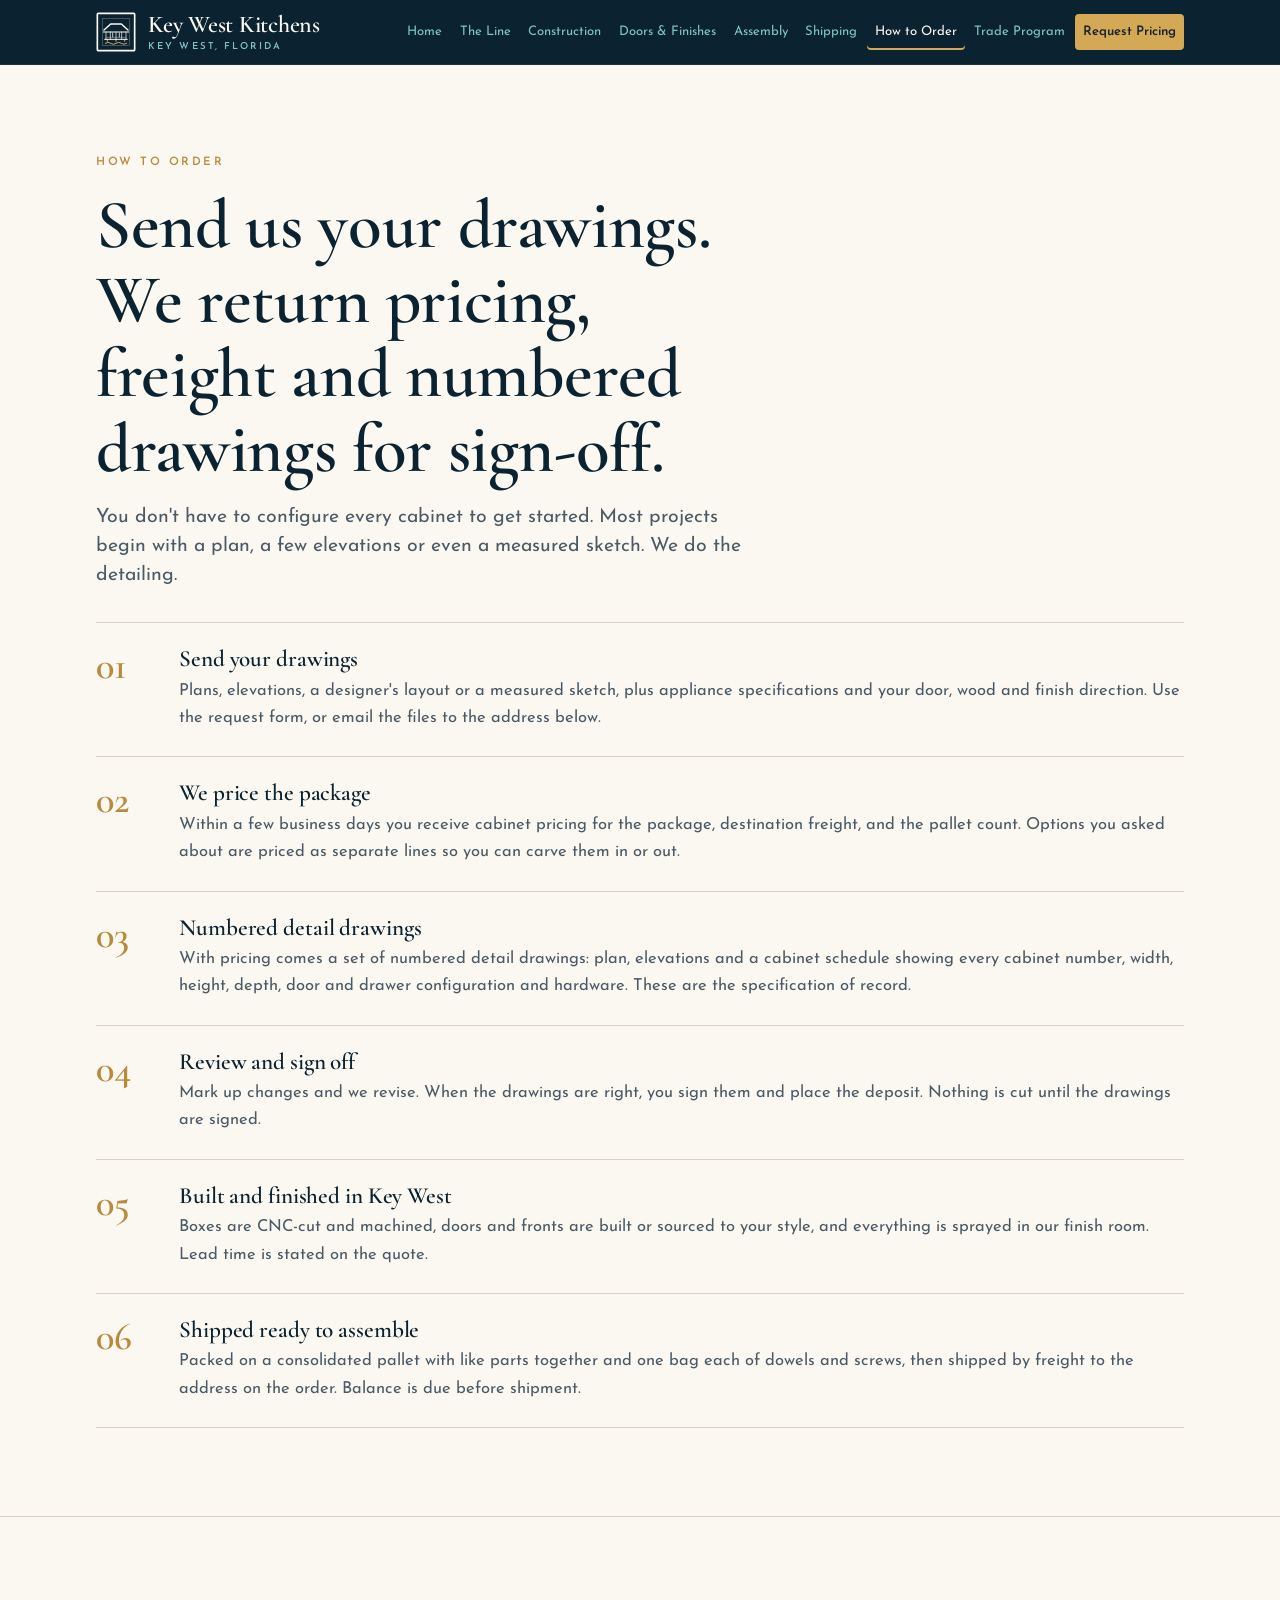
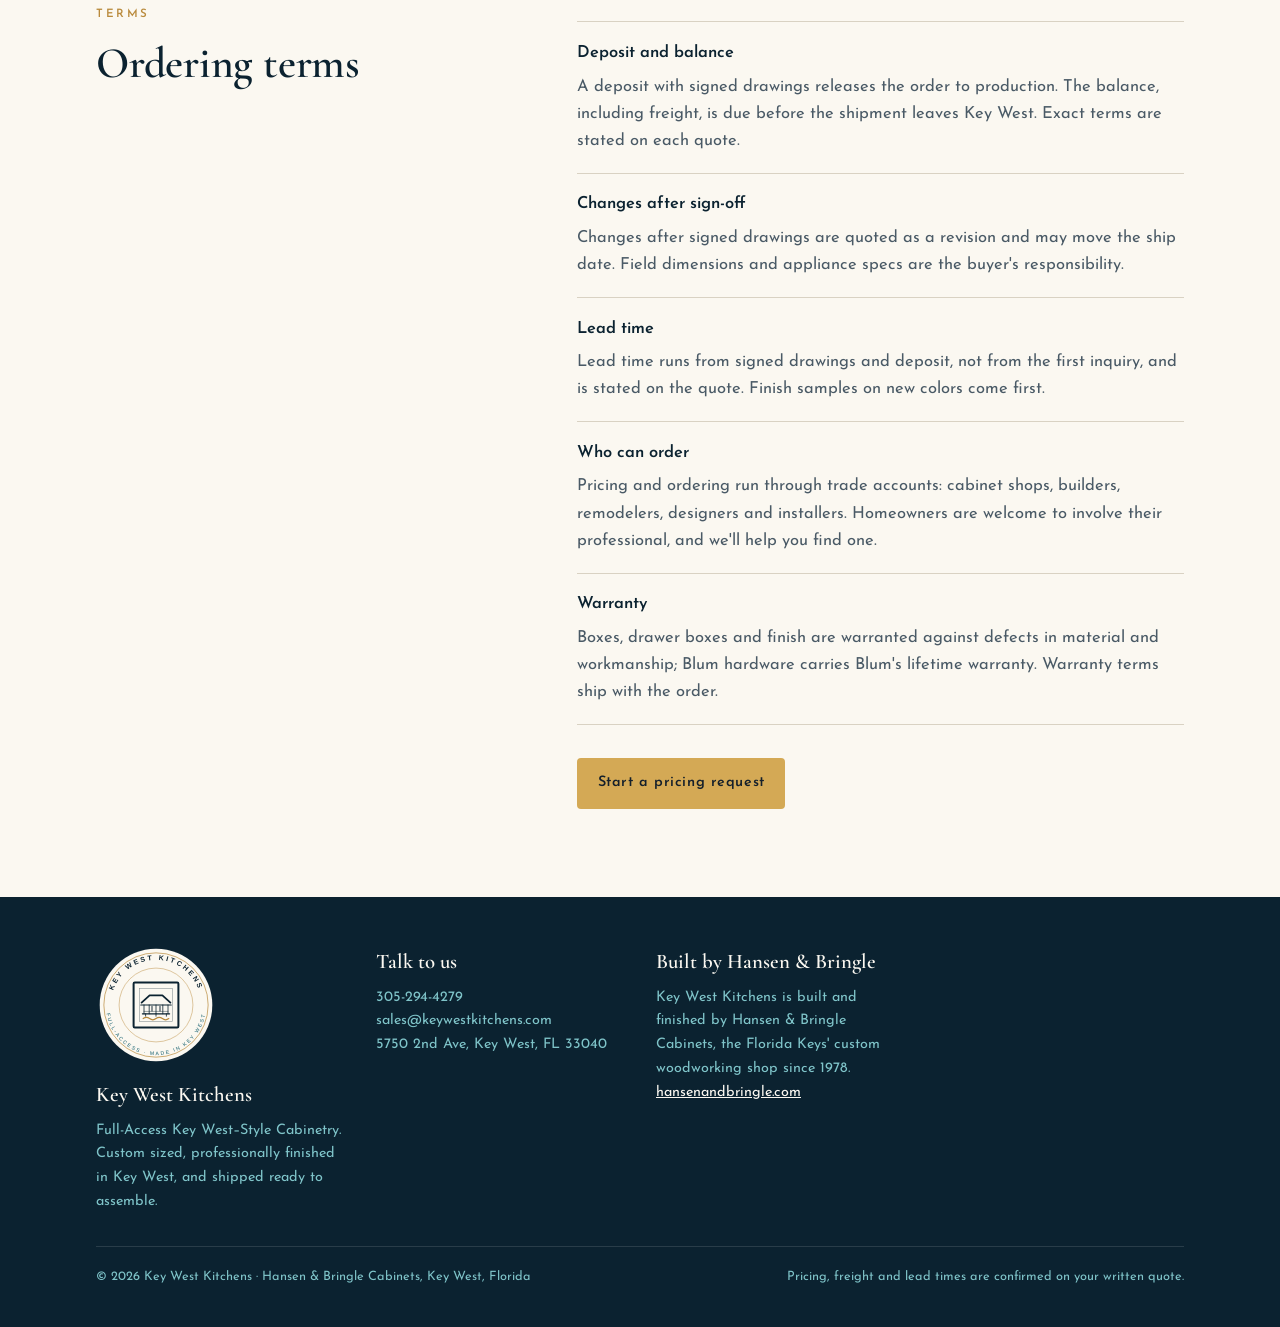
<file: how-to-order.html>
<!doctype html>
<html lang="en">
<head>
<meta charset="utf-8">
<meta name="viewport" content="width=device-width, initial-scale=1, viewport-fit=cover">
<title>How to Order · Key West Kitchens</title>
<meta name="description" content="Send drawings, receive pricing, freight and numbered detail drawings, sign off, production, freight.">
<meta name="claude:viewport-fit-sides" content="cover">
<meta property="og:type" content="website"><meta property="og:site_name" content="Key West Kitchens"><meta property="og:title" content="How to Order · Key West Kitchens"><meta property="og:description" content="Send drawings, receive pricing, freight and numbered detail drawings, sign off, production, freight."><meta property="og:image" content="https://bcarp-ctrl.github.io/keywestkitchens/img/kitchen-2.jpg"><meta name="twitter:card" content="summary_large_image">
<link rel="preconnect" href="https://fonts.googleapis.com"><link rel="preconnect" href="https://fonts.gstatic.com" crossorigin>
<link rel="stylesheet" href="https://fonts.googleapis.com/css2?family=Cormorant+Garamond:ital,wght@0,500;0,600;1,500;1,600&family=Josefin+Sans:wght@400;600&display=swap">
<link rel="icon" type="image/svg+xml" href="img/brand/kwk-favicon.svg">
<link rel="stylesheet" href="styles.css">
</head>
<body>
<header class="top"><div class="wrap">
<a class="brand" href="index.html"><svg viewBox="0 0 120 120" aria-hidden="true"><rect x="4" y="4" width="112" height="112" rx="3" fill="none" stroke="currentColor" stroke-width="5"/><rect x="19" y="19" width="82" height="82" fill="none" stroke="currentColor" stroke-width="1.4" opacity=".5"/><g fill="none" stroke="currentColor" stroke-linecap="round" stroke-linejoin="round"><path d="M24 54 L44 36 H76 L96 54" stroke-width="4.5"/><path d="M22 60 H98" stroke-width="3"/><path d="M30 60 V82 M43 60 V82 M60 60 V82 M77 60 V82 M90 60 V82" stroke-width="2"/><path d="M30 76 H90" stroke-width="1.3" opacity=".8"/><path d="M50 63 V75 M70 63 V75" stroke-width="2.6" opacity=".9"/><path d="M26 82 H94" stroke-width="3"/><path d="M34 82 V88 M60 82 V88 M86 82 V88" stroke-width="2"/></g><path d="M28 94 q8 -6 16 0 t16 0 t16 0 t16 0" fill="none" stroke="#d4a955" stroke-width="3" stroke-linecap="round"/></svg><span class="bt"><b>Key West Kitchens</b><small>Key West, Florida</small></span></a>
<button class="navtoggle" id="navtoggle" aria-expanded="false" aria-controls="mainnav">Menu</button>
<nav class="main" id="mainnav" aria-label="Main"><a href="index.html">Home</a><a href="collection.html">The Line</a><a href="specifications.html">Construction</a><a href="doors-finishes.html">Doors & Finishes</a><a href="assembly.html">Assembly</a><a href="shipping.html">Shipping</a><a href="how-to-order.html" aria-current="page">How to Order</a><a href="trade.html">Trade Program</a><a href="request-pricing.html" class="cta">Request Pricing</a></nav>
</div></header>
<main>

<section><div class="wrap stack-lg">
<div class="stack prose"><p class="eyebrow">How to order</p><h1>Send us your drawings. We return pricing, freight and numbered drawings for sign-off.</h1>
<p class="lead">You don't have to configure every cabinet to get started. Most projects begin with a plan, a few elevations or even a measured sketch. We do the detailing.</p></div>
<div class="steps">
<div class="step"><div><h3>Send your drawings</h3><p class="muted">Plans, elevations, a designer's layout or a measured sketch, plus appliance specifications and your door, wood and finish direction. Use the request form, or email the files to the address below.</p></div></div>
<div class="step"><div><h3>We price the package</h3><p class="muted">Within a few business days you receive cabinet pricing for the package, destination freight, and the pallet count. Options you asked about are priced as separate lines so you can carve them in or out.</p></div></div>
<div class="step"><div><h3>Numbered detail drawings</h3><p class="muted">With pricing comes a set of numbered detail drawings: plan, elevations and a cabinet schedule showing every cabinet number, width, height, depth, door and drawer configuration and hardware. These are the specification of record.</p></div></div>
<div class="step"><div><h3>Review and sign off</h3><p class="muted">Mark up changes and we revise. When the drawings are right, you sign them and place the deposit. Nothing is cut until the drawings are signed.</p></div></div>
<div class="step"><div><h3>Built and finished in Key West</h3><p class="muted">Boxes are CNC-cut and machined, doors and fronts are built or sourced to your style, and everything is sprayed in our finish room. Lead time is stated on the quote.</p></div></div>
<div class="step"><div><h3>Shipped ready to assemble</h3><p class="muted">Packed on a consolidated pallet with like parts together and one bag each of dowels and screws, then shipped by freight to the address on the order. Balance is due before shipment.</p></div></div>
</div>
</div></section>

<section><div class="wrap split">
<div class="stack"><p class="eyebrow">Terms</p><h2>Ordering terms</h2></div>
<div class="stack prose">
<dl class="faq">
<div><dt>Deposit and balance</dt><dd>A deposit with signed drawings releases the order to production. The balance, including freight, is due before the shipment leaves Key West. Exact terms are stated on each quote.</dd></div>
<div><dt>Changes after sign-off</dt><dd>Changes after signed drawings are quoted as a revision and may move the ship date. Field dimensions and appliance specs are the buyer's responsibility.</dd></div>
<div><dt>Lead time</dt><dd>Lead time runs from signed drawings and deposit, not from the first inquiry, and is stated on the quote. Finish samples on new colors come first.</dd></div>
<div><dt>Who can order</dt><dd>Pricing and ordering run through trade accounts: cabinet shops, builders, remodelers, designers and installers. Homeowners are welcome to involve their professional, and we'll help you find one.</dd></div>
<div><dt>Warranty</dt><dd>Boxes, drawer boxes and finish are warranted against defects in material and workmanship; Blum hardware carries Blum's lifetime warranty. Warranty terms ship with the order.</dd></div>
</dl>
<div class="btns"><a class="btn primary" href="request-pricing.html">Start a pricing request</a></div>
</div>
</div></section>

</main>
<footer><div class="wrap">
<div><img src="img/brand/kwk-seal-shell.svg" alt="Key West Kitchens seal" width="120" height="120" style="margin-bottom:.8rem"><b>Key West Kitchens</b>Full-Access Key West–Style Cabinetry. Custom sized, professionally finished in Key West, and shipped ready to assemble.</div>
<div><b>Talk to us</b>305-294-4279<br>sales@keywestkitchens.com<br>5750 2nd Ave, Key West, FL 33040</div>
<div><b>Built by Hansen &amp; Bringle</b>Key West Kitchens is built and finished by Hansen &amp; Bringle Cabinets, the Florida Keys' custom woodworking shop since 1978. <a href="https://www.hansenandbringle.com" target="_blank" rel="noopener">hansenandbringle.com</a></div>
<div class="fine"><span>© 2026 Key West Kitchens · Hansen &amp; Bringle Cabinets, Key West, Florida</span><span>Pricing, freight and lead times are confirmed on your written quote.</span></div>
</div></footer>
<script>
(function(){var t=document.getElementById('navtoggle'),n=document.getElementById('mainnav');if(t){t.addEventListener('click',function(){var o=n.classList.toggle('open');t.setAttribute('aria-expanded',o);});}})();
</script>
</body>
</html>
</file>
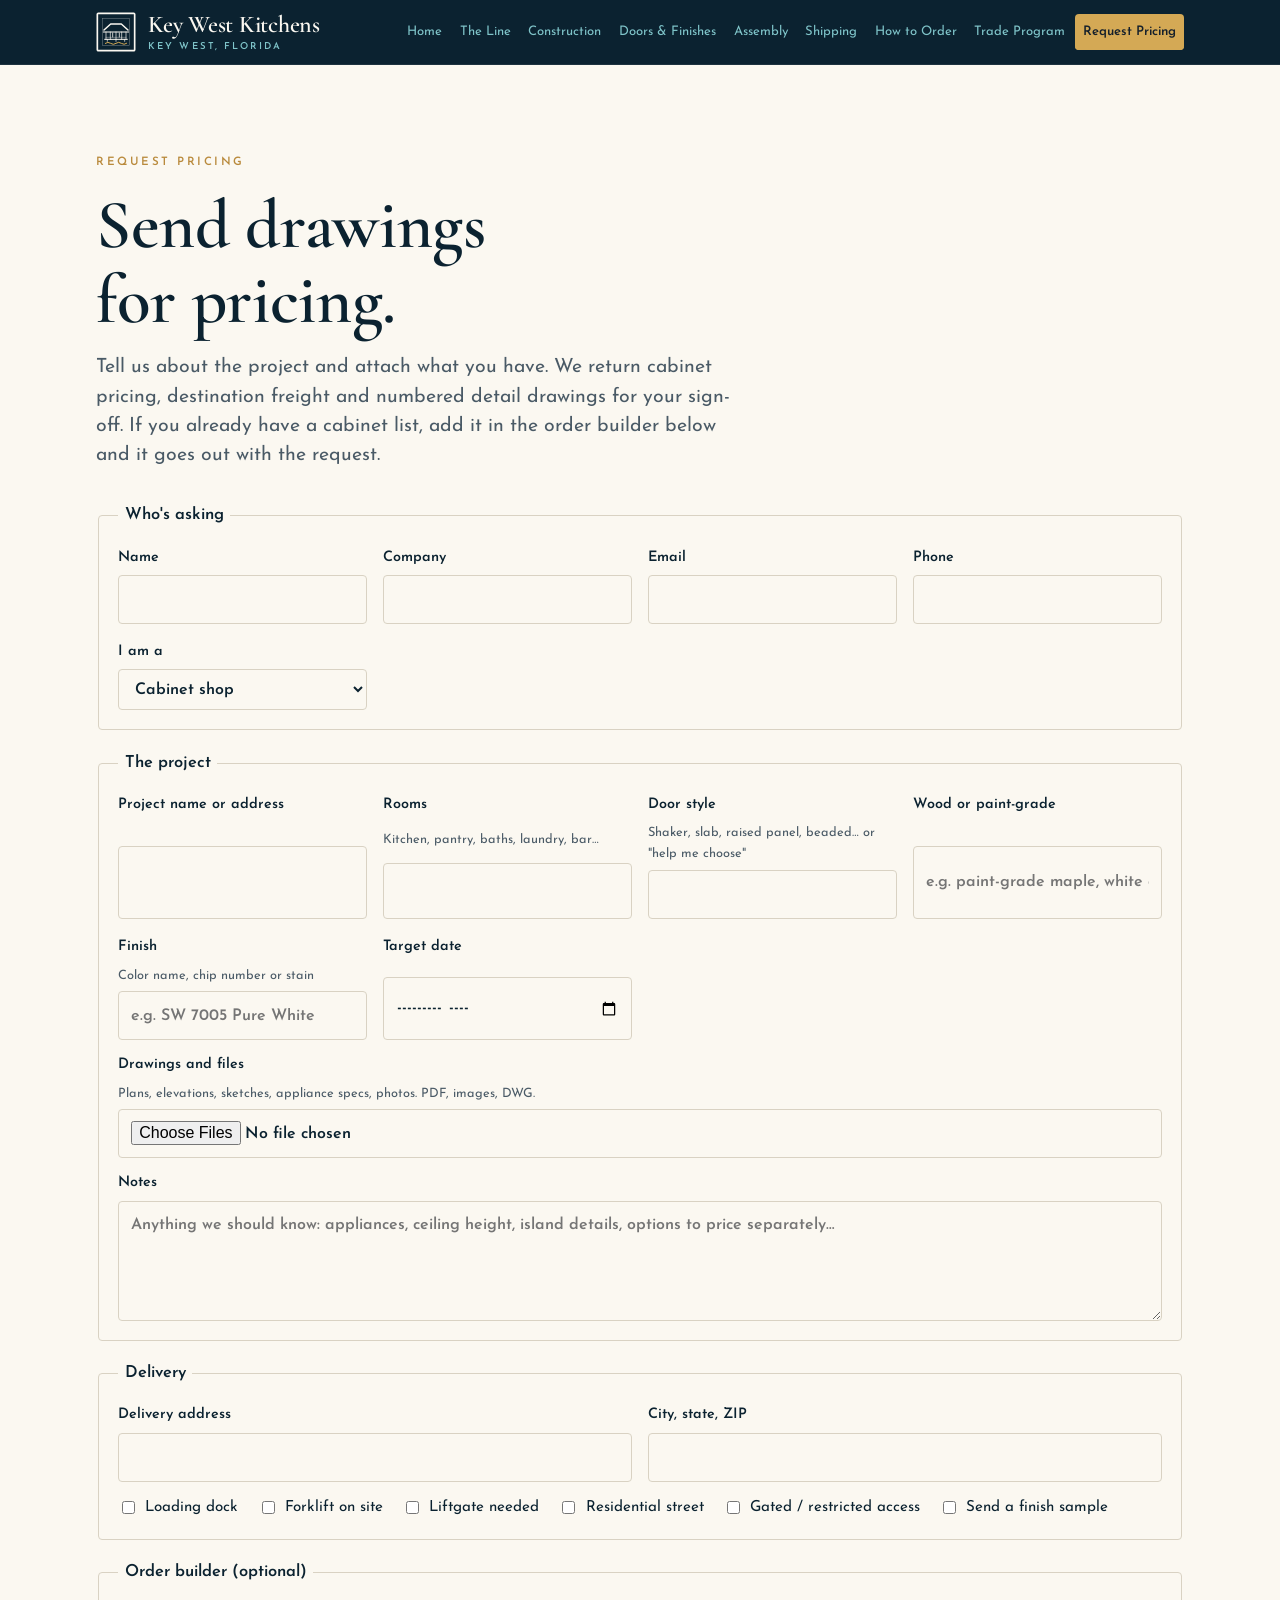
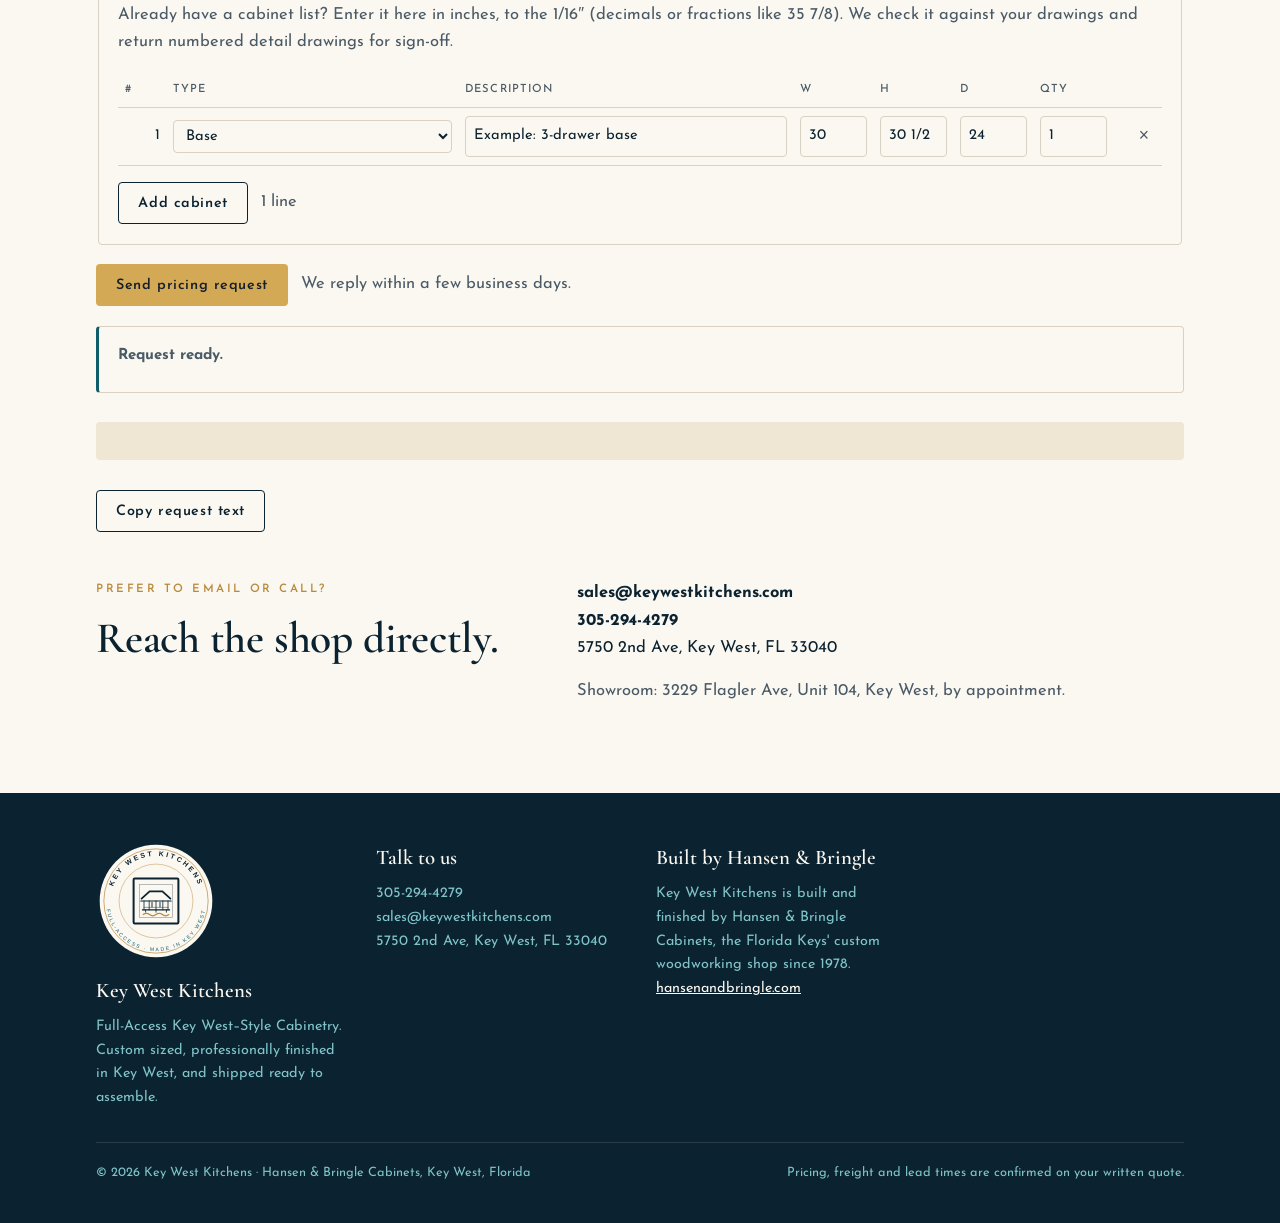
<file: request-pricing.html>
<!doctype html>
<html lang="en">
<head>
<meta charset="utf-8">
<meta name="viewport" content="width=device-width, initial-scale=1, viewport-fit=cover">
<title>Request Pricing · Key West Kitchens</title>
<meta name="description" content="Send drawings for pricing with the project, delivery and optional cabinet list.">
<meta name="claude:viewport-fit-sides" content="cover">
<meta property="og:type" content="website"><meta property="og:site_name" content="Key West Kitchens"><meta property="og:title" content="Request Pricing · Key West Kitchens"><meta property="og:description" content="Send drawings for pricing with the project, delivery and optional cabinet list."><meta property="og:image" content="https://bcarp-ctrl.github.io/keywestkitchens/img/kitchen-2.jpg"><meta name="twitter:card" content="summary_large_image">
<link rel="preconnect" href="https://fonts.googleapis.com"><link rel="preconnect" href="https://fonts.gstatic.com" crossorigin>
<link rel="stylesheet" href="https://fonts.googleapis.com/css2?family=Cormorant+Garamond:ital,wght@0,500;0,600;1,500;1,600&family=Josefin+Sans:wght@400;600&display=swap">
<link rel="icon" type="image/svg+xml" href="img/brand/kwk-favicon.svg">
<link rel="stylesheet" href="styles.css">
</head>
<body>
<header class="top"><div class="wrap">
<a class="brand" href="index.html"><svg viewBox="0 0 120 120" aria-hidden="true"><rect x="4" y="4" width="112" height="112" rx="3" fill="none" stroke="currentColor" stroke-width="5"/><rect x="19" y="19" width="82" height="82" fill="none" stroke="currentColor" stroke-width="1.4" opacity=".5"/><g fill="none" stroke="currentColor" stroke-linecap="round" stroke-linejoin="round"><path d="M24 54 L44 36 H76 L96 54" stroke-width="4.5"/><path d="M22 60 H98" stroke-width="3"/><path d="M30 60 V82 M43 60 V82 M60 60 V82 M77 60 V82 M90 60 V82" stroke-width="2"/><path d="M30 76 H90" stroke-width="1.3" opacity=".8"/><path d="M50 63 V75 M70 63 V75" stroke-width="2.6" opacity=".9"/><path d="M26 82 H94" stroke-width="3"/><path d="M34 82 V88 M60 82 V88 M86 82 V88" stroke-width="2"/></g><path d="M28 94 q8 -6 16 0 t16 0 t16 0 t16 0" fill="none" stroke="#d4a955" stroke-width="3" stroke-linecap="round"/></svg><span class="bt"><b>Key West Kitchens</b><small>Key West, Florida</small></span></a>
<button class="navtoggle" id="navtoggle" aria-expanded="false" aria-controls="mainnav">Menu</button>
<nav class="main" id="mainnav" aria-label="Main"><a href="index.html">Home</a><a href="collection.html">The Line</a><a href="specifications.html">Construction</a><a href="doors-finishes.html">Doors & Finishes</a><a href="assembly.html">Assembly</a><a href="shipping.html">Shipping</a><a href="how-to-order.html">How to Order</a><a href="trade.html">Trade Program</a><a href="request-pricing.html" aria-current="page" class="cta">Request Pricing</a></nav>
</div></header>
<main>

<section><div class="wrap stack-lg">
<div class="stack prose"><p class="eyebrow">Request pricing</p><h1>Send drawings for pricing.</h1>
<p class="lead">Tell us about the project and attach what you have. We return cabinet pricing, destination freight and numbered detail drawings for your sign-off. If you already have a cabinet list, add it in the order builder below and it goes out with the request.</p></div>

<form id="req" novalidate>
<fieldset><legend>Who's asking</legend>
<div class="fields">
<label class="f">Name<input id="name" name="name" required autocomplete="name"></label>
<label class="f">Company<input id="company" name="company" autocomplete="organization"></label>
<label class="f">Email<input id="email" name="email" type="email" required autocomplete="email"></label>
<label class="f">Phone<input id="phone" name="phone" type="tel" autocomplete="tel"></label>
<label class="f">I am a<select id="role" name="role"><option>Cabinet shop</option><option>Builder / remodeler</option><option>Designer</option><option>Installer</option><option>New cabinet dealer</option><option>Homeowner (working with a professional)</option><option>Homeowner (need a professional)</option></select></label>
</div></fieldset>

<fieldset><legend>The project</legend>
<div class="fields">
<label class="f">Project name or address<input id="project" name="project"></label>
<label class="f">Rooms<span class="h">Kitchen, pantry, baths, laundry, bar…</span><input id="rooms" name="rooms"></label>
<label class="f">Door style<span class="h">Shaker, slab, raised panel, beaded… or "help me choose"</span><input id="door" name="door"></label>
<label class="f">Wood or paint-grade<input id="species" name="species" placeholder="e.g. paint-grade maple, white oak"></label>
<label class="f">Finish<span class="h">Color name, chip number or stain</span><input id="finish" name="finish" placeholder="e.g. SW 7005 Pure White"></label>
<label class="f">Target date<input id="date" name="date" type="month"></label>
</div>
<label class="f">Drawings and files<span class="h">Plans, elevations, sketches, appliance specs, photos. PDF, images, DWG.</span><input id="files" name="files" type="file" multiple></label>
<label class="f">Notes<textarea id="notes" name="notes" placeholder="Anything we should know: appliances, ceiling height, island details, options to price separately…"></textarea></label>
</fieldset>

<fieldset><legend>Delivery</legend>
<div class="fields">
<label class="f">Delivery address<input id="shipto" name="shipto" autocomplete="street-address"></label>
<label class="f">City, state, ZIP<input id="shipcity" name="shipcity"></label>
</div>
<div class="checks">
<label><input type="checkbox" id="dock" name="dock"> Loading dock</label>
<label><input type="checkbox" id="forklift" name="forklift"> Forklift on site</label>
<label><input type="checkbox" id="liftgate" name="liftgate"> Liftgate needed</label>
<label><input type="checkbox" id="residential" name="residential"> Residential street</label>
<label><input type="checkbox" id="gated" name="gated"> Gated / restricted access</label>
<label><input type="checkbox" id="sample" name="sample"> Send a finish sample</label>
</div>
</fieldset>

<fieldset class="builder"><legend>Order builder (optional)</legend>
<p class="muted">Already have a cabinet list? Enter it here in inches, to the 1/16″ (decimals or fractions like 35 7/8). We check it against your drawings and return numbered detail drawings for sign-off.</p>
<div class="tablewrap"><table id="cabtable"><thead><tr><th>#</th><th>Type</th><th>Description</th><th>W</th><th>H</th><th>D</th><th>Qty</th><th></th></tr></thead><tbody id="cabrows"></tbody></table></div>
<div class="btns"><button type="button" class="btn ghost" id="addrow">Add cabinet</button><span class="muted" id="cabcount" style="align-self:center"></span></div>
</fieldset>

<div class="btns"><button type="submit" class="btn primary">Send pricing request</button><span class="muted" style="align-self:center">We reply within a few business days.</span></div>
<div id="result" hidden class="stack">
<div class="notice"><strong>Request ready.</strong><span id="resultmsg"></span></div>
<pre class="summary" id="summary"></pre>
<div class="btns"><button type="button" class="btn ghost" id="copy">Copy request text</button></div>
</div>
</form>

<div class="split" style="margin-top:1rem">
<div class="stack"><p class="eyebrow">Prefer to email or call?</p><h2>Reach the shop directly.</h2></div>
<div class="stack prose"><p><strong>sales@keywestkitchens.com</strong><br><strong>305-294-4279</strong><br>5750 2nd Ave, Key West, FL 33040</p><p class="muted">Showroom: 3229 Flagler Ave, Unit 104, Key West, by appointment.</p></div>
</div>
</div></section>
<script>
(function(){
var TYPES=['Wall', 'Base', 'Tall', 'Vanity', 'Hood / Shelf', 'Panel / Filler / Toe', 'Molding', 'Accessory'];
var rows=document.getElementById('cabrows'),count=document.getElementById('cabcount'),n=0;
function opt(){return TYPES.map(function(t){return '<option>'+t+'</option>'}).join('')}
function add(d){d=d||{};n++;var tr=document.createElement('tr');
tr.innerHTML='<td class="x">'+n+'</td><td><select aria-label="Type">'+opt()+'</select></td><td><input aria-label="Description" placeholder="e.g. 3-drawer base, sink base, 2-door wall" value="'+(d.desc||'')+'"></td><td class="n"><input aria-label="Width" inputmode="decimal" value="'+(d.w||'')+'"></td><td class="n"><input aria-label="Height" inputmode="decimal" value="'+(d.h||'')+'"></td><td class="n"><input aria-label="Depth" inputmode="decimal" value="'+(d.d||'')+'"></td><td class="n"><input aria-label="Quantity" inputmode="numeric" value="'+(d.q||1)+'"></td><td class="x"><button type="button" class="rm" aria-label="Remove row">×</button></td>';
if(d.type)tr.querySelector('select').value=d.type;
tr.querySelector('.rm').addEventListener('click',function(){tr.remove();renumber()});rows.appendChild(tr);renumber();}
function renumber(){var i=0;rows.querySelectorAll('tr').forEach(function(tr){i++;tr.firstChild.textContent=i});n=i;count.textContent=i?i+' line'+(i>1?'s':''):''}
document.getElementById('addrow').addEventListener('click',function(){add()});
add({type:'Base',desc:'Example: 3-drawer base',w:'30',h:'30 1/2',d:'24',q:1});
try{var qd=new URLSearchParams(location.search).get('door');if(qd){document.getElementById('door').value=qd;}}catch(e){}
function v(id){var e=document.getElementById(id);return e?(e.type==='checkbox'?(e.checked?'yes':'no'):e.value.trim()):''}
document.getElementById('req').addEventListener('submit',function(ev){ev.preventDefault();
var missing=['name','email'].filter(function(id){return !v(id)});
if(missing.length){document.getElementById(missing[0]).focus();document.getElementById('resultmsg').textContent='Please add your '+missing.join(' and ')+' so we can reply.';document.getElementById('result').hidden=false;document.getElementById('summary').textContent='';return}
var L=[];L.push('KEY WEST KITCHENS - PRICING REQUEST');L.push('');
[['Name','name'],['Company','company'],['Email','email'],['Phone','phone'],['Role','role'],['Project','project'],['Rooms','rooms'],['Door style','door'],['Wood / paint-grade','species'],['Finish','finish'],['Target date','date'],['Ship to','shipto'],['City/State/ZIP','shipcity']].forEach(function(p){var x=v(p[1]);if(x)L.push(p[0]+': '+x)});
var acc=['dock','forklift','liftgate','residential','gated','sample'].filter(function(id){return v(id)==='yes'});if(acc.length)L.push('Delivery/options: '+acc.join(', '));
var f=document.getElementById('files');if(f.files&&f.files.length){L.push('Files attached: '+Array.prototype.map.call(f.files,function(x){return x.name}).join(', '))}
if(v('notes'))L.push('Notes: '+v('notes'));
var cabs=[];rows.querySelectorAll('tr').forEach(function(tr,i){var c=tr.querySelectorAll('input,select');var w=c[1].value.trim(),h=c[2].value.trim(),d=c[3].value.trim();if(c[0].value.trim()||w||h||d){cabs.push((i+1)+'. '+tr.querySelector('select').value+' - '+c[0].value.trim()+' - '+w+' W x '+h+' H x '+d+' D - qty '+(c[4].value||1))}});
if(cabs.length){L.push('');L.push('CABINET LIST (inches)');L=L.concat(cabs)}
document.getElementById('summary').textContent=L.join('\n');
document.getElementById('resultmsg').textContent='Copy the text below into an email to sales@keywestkitchens.com with your drawings attached, or call 305-294-4279. (Live form delivery is connected when the site goes on its host.)';
document.getElementById('result').hidden=false;document.getElementById('result').scrollIntoView({behavior:'smooth',block:'start'});});
document.getElementById('copy').addEventListener('click',function(){var t=document.getElementById('summary').textContent,b=this;function done(){b.textContent='Copied';setTimeout(function(){b.textContent='Copy request text'},1500)}
if(navigator.clipboard&&navigator.clipboard.writeText){navigator.clipboard.writeText(t).then(done,function(){sel()})}else sel();
function sel(){var r=document.createRange();r.selectNodeContents(document.getElementById('summary'));var s=getSelection();s.removeAllRanges();s.addRange(r);b.textContent='Selected - press Ctrl/Cmd+C'}});
})();
</script>

</main>
<footer><div class="wrap">
<div><img src="img/brand/kwk-seal-shell.svg" alt="Key West Kitchens seal" width="120" height="120" style="margin-bottom:.8rem"><b>Key West Kitchens</b>Full-Access Key West–Style Cabinetry. Custom sized, professionally finished in Key West, and shipped ready to assemble.</div>
<div><b>Talk to us</b>305-294-4279<br>sales@keywestkitchens.com<br>5750 2nd Ave, Key West, FL 33040</div>
<div><b>Built by Hansen &amp; Bringle</b>Key West Kitchens is built and finished by Hansen &amp; Bringle Cabinets, the Florida Keys' custom woodworking shop since 1978. <a href="https://www.hansenandbringle.com" target="_blank" rel="noopener">hansenandbringle.com</a></div>
<div class="fine"><span>© 2026 Key West Kitchens · Hansen &amp; Bringle Cabinets, Key West, Florida</span><span>Pricing, freight and lead times are confirmed on your written quote.</span></div>
</div></footer>
<script>
(function(){var t=document.getElementById('navtoggle'),n=document.getElementById('mainnav');if(t){t.addEventListener('click',function(){var o=n.classList.toggle('open');t.setAttribute('aria-expanded',o);});}})();
</script>
</body>
</html>
</file>
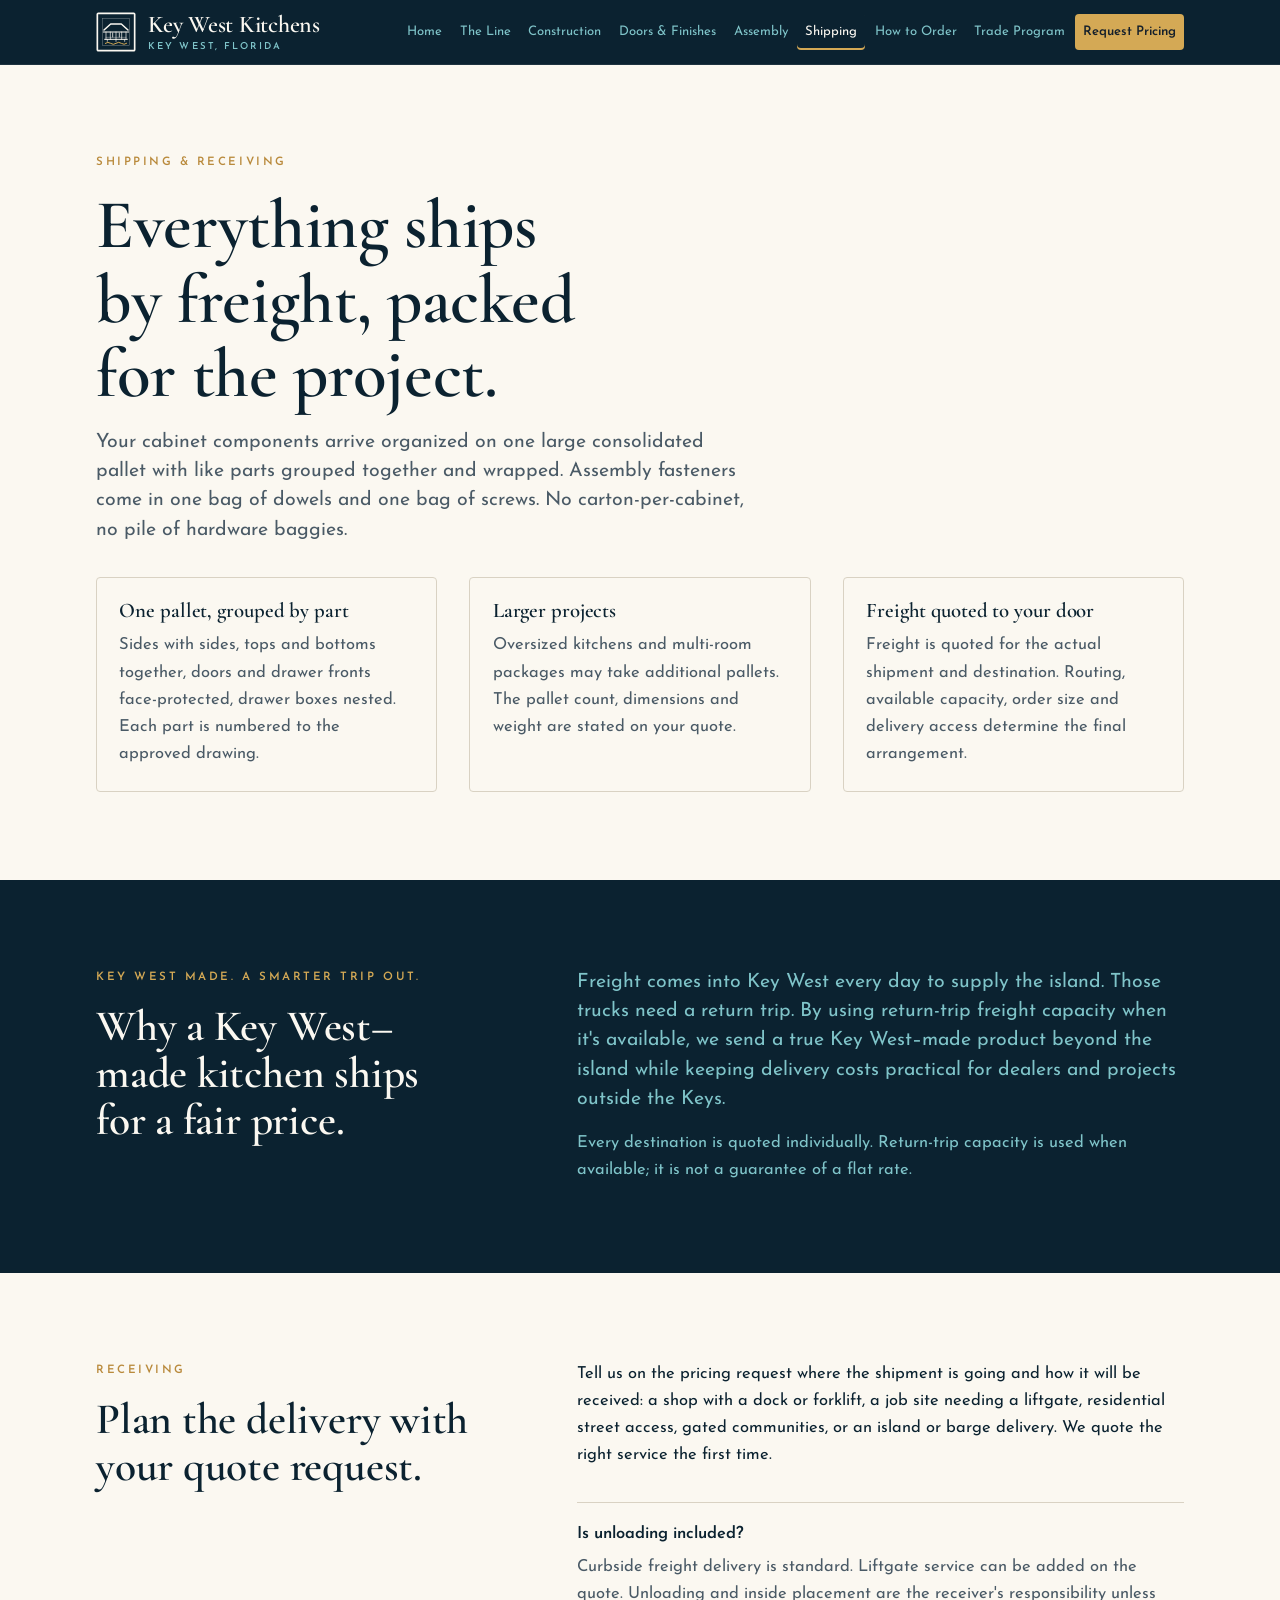
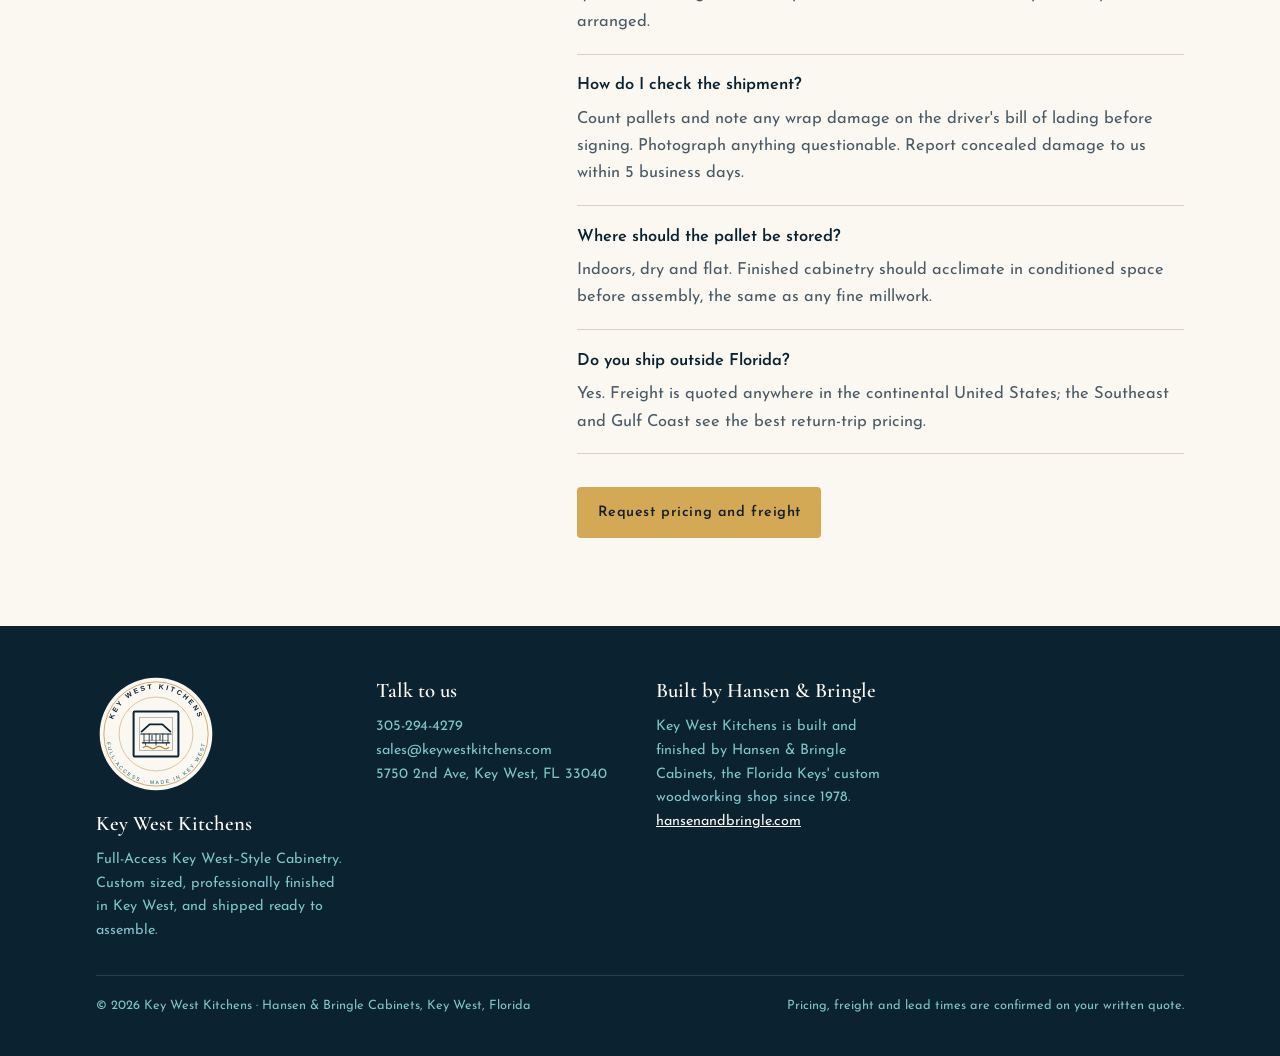
<file: shipping.html>
<!doctype html>
<html lang="en">
<head>
<meta charset="utf-8">
<meta name="viewport" content="width=device-width, initial-scale=1, viewport-fit=cover">
<title>Shipping · Key West Kitchens</title>
<meta name="description" content="Consolidated pallet freight, Key West return-trip capacity, receiving and delivery planning.">
<meta name="claude:viewport-fit-sides" content="cover">
<meta property="og:type" content="website"><meta property="og:site_name" content="Key West Kitchens"><meta property="og:title" content="Shipping · Key West Kitchens"><meta property="og:description" content="Consolidated pallet freight, Key West return-trip capacity, receiving and delivery planning."><meta property="og:image" content="https://bcarp-ctrl.github.io/keywestkitchens/img/kitchen-2.jpg"><meta name="twitter:card" content="summary_large_image">
<link rel="preconnect" href="https://fonts.googleapis.com"><link rel="preconnect" href="https://fonts.gstatic.com" crossorigin>
<link rel="stylesheet" href="https://fonts.googleapis.com/css2?family=Cormorant+Garamond:ital,wght@0,500;0,600;1,500;1,600&family=Josefin+Sans:wght@400;600&display=swap">
<link rel="icon" type="image/svg+xml" href="img/brand/kwk-favicon.svg">
<link rel="stylesheet" href="styles.css">
</head>
<body>
<header class="top"><div class="wrap">
<a class="brand" href="index.html"><svg viewBox="0 0 120 120" aria-hidden="true"><rect x="4" y="4" width="112" height="112" rx="3" fill="none" stroke="currentColor" stroke-width="5"/><rect x="19" y="19" width="82" height="82" fill="none" stroke="currentColor" stroke-width="1.4" opacity=".5"/><g fill="none" stroke="currentColor" stroke-linecap="round" stroke-linejoin="round"><path d="M24 54 L44 36 H76 L96 54" stroke-width="4.5"/><path d="M22 60 H98" stroke-width="3"/><path d="M30 60 V82 M43 60 V82 M60 60 V82 M77 60 V82 M90 60 V82" stroke-width="2"/><path d="M30 76 H90" stroke-width="1.3" opacity=".8"/><path d="M50 63 V75 M70 63 V75" stroke-width="2.6" opacity=".9"/><path d="M26 82 H94" stroke-width="3"/><path d="M34 82 V88 M60 82 V88 M86 82 V88" stroke-width="2"/></g><path d="M28 94 q8 -6 16 0 t16 0 t16 0 t16 0" fill="none" stroke="#d4a955" stroke-width="3" stroke-linecap="round"/></svg><span class="bt"><b>Key West Kitchens</b><small>Key West, Florida</small></span></a>
<button class="navtoggle" id="navtoggle" aria-expanded="false" aria-controls="mainnav">Menu</button>
<nav class="main" id="mainnav" aria-label="Main"><a href="index.html">Home</a><a href="collection.html">The Line</a><a href="specifications.html">Construction</a><a href="doors-finishes.html">Doors & Finishes</a><a href="assembly.html">Assembly</a><a href="shipping.html" aria-current="page">Shipping</a><a href="how-to-order.html">How to Order</a><a href="trade.html">Trade Program</a><a href="request-pricing.html" class="cta">Request Pricing</a></nav>
</div></header>
<main>

<section><div class="wrap stack-lg">
<div class="stack prose"><p class="eyebrow">Shipping &amp; receiving</p><h1>Everything ships by freight, packed for the project.</h1>
<p class="lead">Your cabinet components arrive organized on one large consolidated pallet with like parts grouped together and wrapped. Assembly fasteners come in one bag of dowels and one bag of screws. No carton-per-cabinet, no pile of hardware baggies.</p></div>
<div class="cols">
<div class="card"><h3>One pallet, grouped by part</h3><p class="muted">Sides with sides, tops and bottoms together, doors and drawer fronts face-protected, drawer boxes nested. Each part is numbered to the approved drawing.</p></div>
<div class="card"><h3>Larger projects</h3><p class="muted">Oversized kitchens and multi-room packages may take additional pallets. The pallet count, dimensions and weight are stated on your quote.</p></div>
<div class="card"><h3>Freight quoted to your door</h3><p class="muted">Freight is quoted for the actual shipment and destination. Routing, available capacity, order size and delivery access determine the final arrangement.</p></div>
</div>
</div></section>

<section class="band"><div class="wrap split">
<div class="stack"><p class="eyebrow">Key West made. A smarter trip out.</p><h2>Why a Key West–made kitchen ships for a fair price.</h2></div>
<div class="stack prose">
<p class="lead">Freight comes into Key West every day to supply the island. Those trucks need a return trip. By using return-trip freight capacity when it's available, we send a true Key West–made product beyond the island while keeping delivery costs practical for dealers and projects outside the Keys.</p>
<p class="muted">Every destination is quoted individually. Return-trip capacity is used when available; it is not a guarantee of a flat rate.</p>
</div>
</div></section>

<section><div class="wrap split">
<div class="stack"><p class="eyebrow">Receiving</p><h2>Plan the delivery with your quote request.</h2></div>
<div class="stack prose">
<p>Tell us on the pricing request where the shipment is going and how it will be received: a shop with a dock or forklift, a job site needing a liftgate, residential street access, gated communities, or an island or barge delivery. We quote the right service the first time.</p>
<dl class="faq">
<div><dt>Is unloading included?</dt><dd>Curbside freight delivery is standard. Liftgate service can be added on the quote. Unloading and inside placement are the receiver's responsibility unless arranged.</dd></div>
<div><dt>How do I check the shipment?</dt><dd>Count pallets and note any wrap damage on the driver's bill of lading before signing. Photograph anything questionable. Report concealed damage to us within 5 business days.</dd></div>
<div><dt>Where should the pallet be stored?</dt><dd>Indoors, dry and flat. Finished cabinetry should acclimate in conditioned space before assembly, the same as any fine millwork.</dd></div>
<div><dt>Do you ship outside Florida?</dt><dd>Yes. Freight is quoted anywhere in the continental United States; the Southeast and Gulf Coast see the best return-trip pricing.</dd></div>
</dl>
<div class="btns"><a class="btn primary" href="request-pricing.html">Request pricing and freight</a></div>
</div>
</div></section>

</main>
<footer><div class="wrap">
<div><img src="img/brand/kwk-seal-shell.svg" alt="Key West Kitchens seal" width="120" height="120" style="margin-bottom:.8rem"><b>Key West Kitchens</b>Full-Access Key West–Style Cabinetry. Custom sized, professionally finished in Key West, and shipped ready to assemble.</div>
<div><b>Talk to us</b>305-294-4279<br>sales@keywestkitchens.com<br>5750 2nd Ave, Key West, FL 33040</div>
<div><b>Built by Hansen &amp; Bringle</b>Key West Kitchens is built and finished by Hansen &amp; Bringle Cabinets, the Florida Keys' custom woodworking shop since 1978. <a href="https://www.hansenandbringle.com" target="_blank" rel="noopener">hansenandbringle.com</a></div>
<div class="fine"><span>© 2026 Key West Kitchens · Hansen &amp; Bringle Cabinets, Key West, Florida</span><span>Pricing, freight and lead times are confirmed on your written quote.</span></div>
</div></footer>
<script>
(function(){var t=document.getElementById('navtoggle'),n=document.getElementById('mainnav');if(t){t.addEventListener('click',function(){var o=n.classList.toggle('open');t.setAttribute('aria-expanded',o);});}})();
</script>
</body>
</html>
</file>
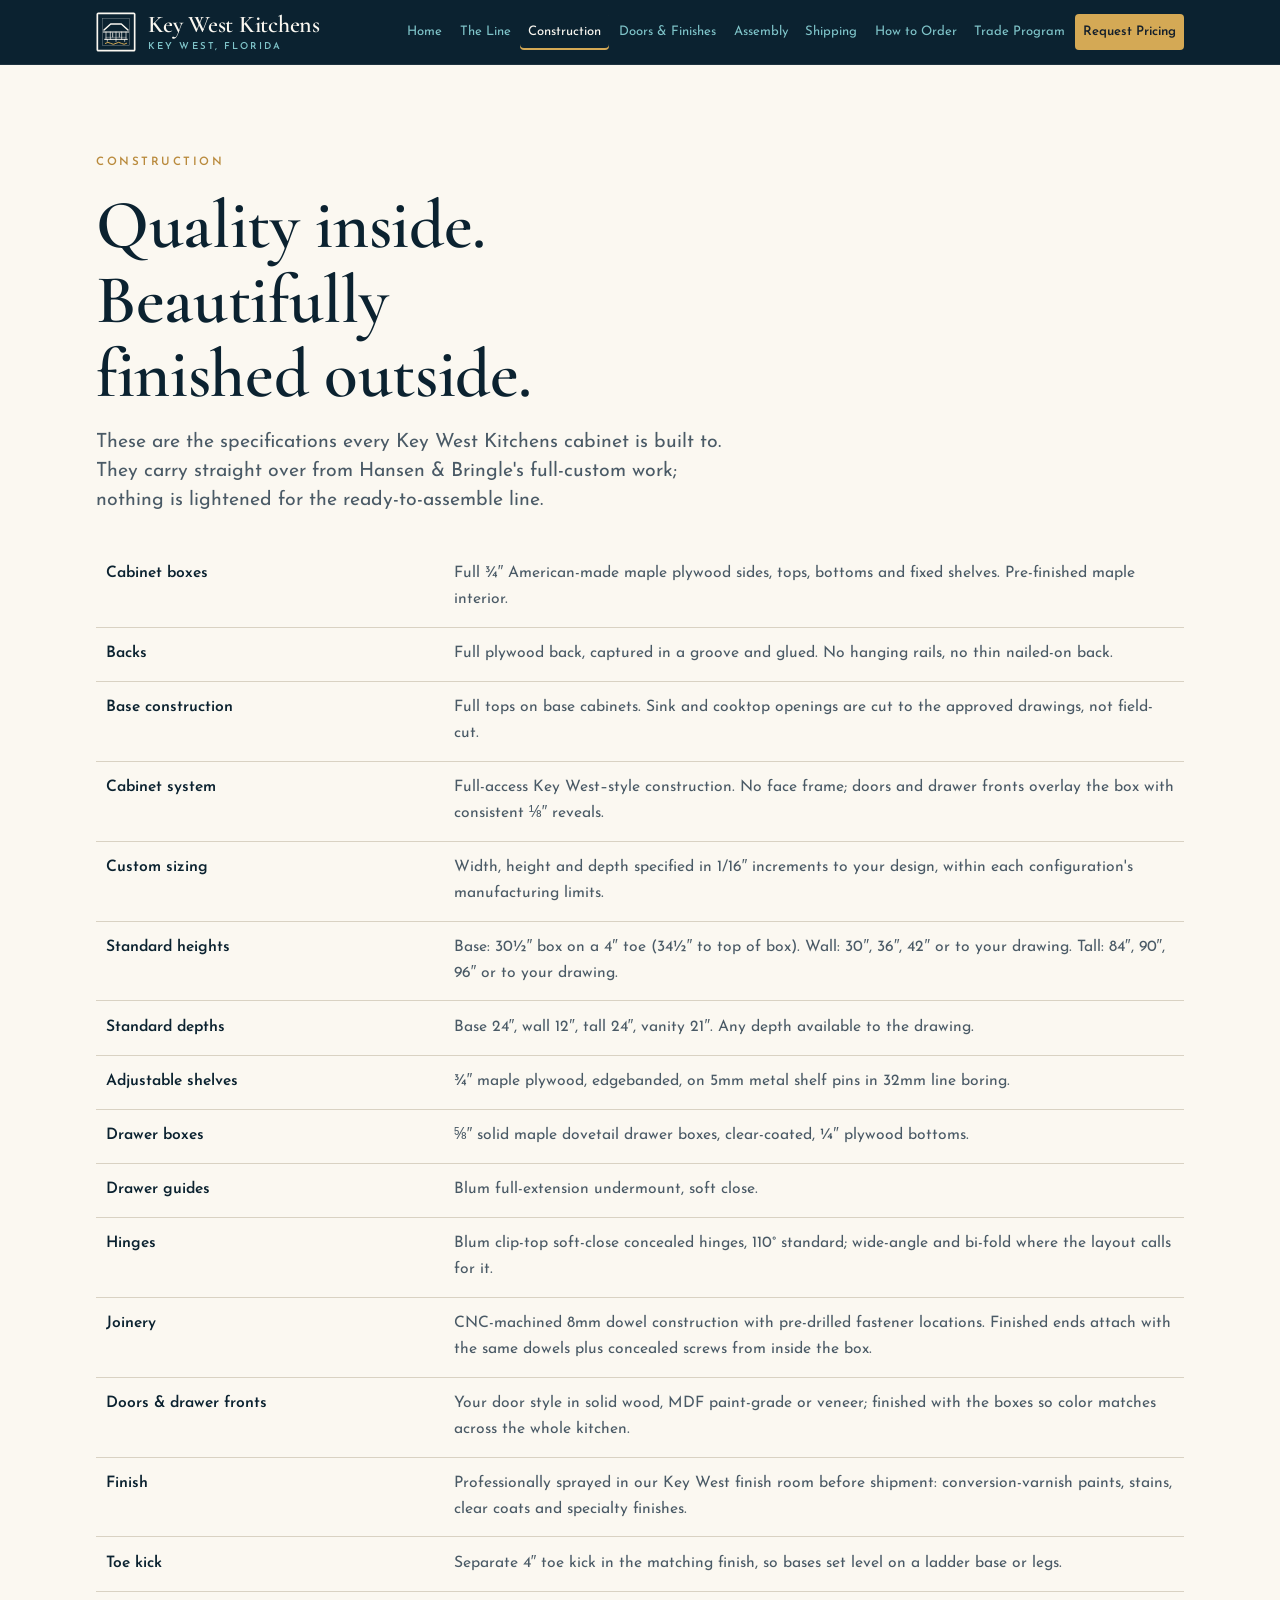
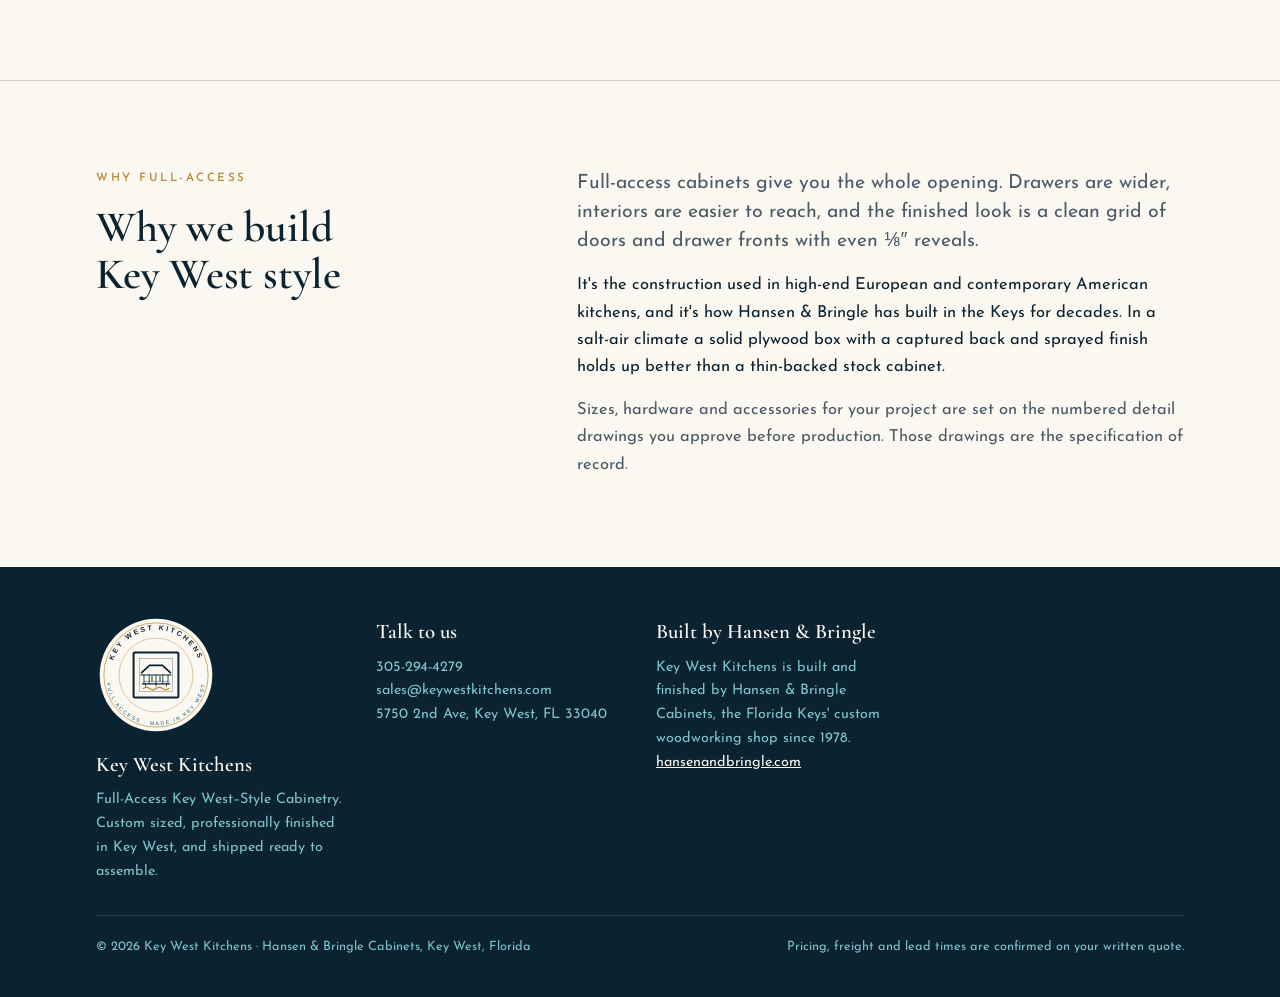
<file: specifications.html>
<!doctype html>
<html lang="en">
<head>
<meta charset="utf-8">
<meta name="viewport" content="width=device-width, initial-scale=1, viewport-fit=cover">
<title>Construction · Key West Kitchens</title>
<meta name="description" content="Full ¾-inch American maple plywood boxes, full tops, dovetail drawers, Blum hardware, 1/16-inch sizing.">
<meta name="claude:viewport-fit-sides" content="cover">
<meta property="og:type" content="website"><meta property="og:site_name" content="Key West Kitchens"><meta property="og:title" content="Construction · Key West Kitchens"><meta property="og:description" content="Full ¾-inch American maple plywood boxes, full tops, dovetail drawers, Blum hardware, 1/16-inch sizing."><meta property="og:image" content="https://bcarp-ctrl.github.io/keywestkitchens/img/kitchen-2.jpg"><meta name="twitter:card" content="summary_large_image">
<link rel="preconnect" href="https://fonts.googleapis.com"><link rel="preconnect" href="https://fonts.gstatic.com" crossorigin>
<link rel="stylesheet" href="https://fonts.googleapis.com/css2?family=Cormorant+Garamond:ital,wght@0,500;0,600;1,500;1,600&family=Josefin+Sans:wght@400;600&display=swap">
<link rel="icon" type="image/svg+xml" href="img/brand/kwk-favicon.svg">
<link rel="stylesheet" href="styles.css">
</head>
<body>
<header class="top"><div class="wrap">
<a class="brand" href="index.html"><svg viewBox="0 0 120 120" aria-hidden="true"><rect x="4" y="4" width="112" height="112" rx="3" fill="none" stroke="currentColor" stroke-width="5"/><rect x="19" y="19" width="82" height="82" fill="none" stroke="currentColor" stroke-width="1.4" opacity=".5"/><g fill="none" stroke="currentColor" stroke-linecap="round" stroke-linejoin="round"><path d="M24 54 L44 36 H76 L96 54" stroke-width="4.5"/><path d="M22 60 H98" stroke-width="3"/><path d="M30 60 V82 M43 60 V82 M60 60 V82 M77 60 V82 M90 60 V82" stroke-width="2"/><path d="M30 76 H90" stroke-width="1.3" opacity=".8"/><path d="M50 63 V75 M70 63 V75" stroke-width="2.6" opacity=".9"/><path d="M26 82 H94" stroke-width="3"/><path d="M34 82 V88 M60 82 V88 M86 82 V88" stroke-width="2"/></g><path d="M28 94 q8 -6 16 0 t16 0 t16 0 t16 0" fill="none" stroke="#d4a955" stroke-width="3" stroke-linecap="round"/></svg><span class="bt"><b>Key West Kitchens</b><small>Key West, Florida</small></span></a>
<button class="navtoggle" id="navtoggle" aria-expanded="false" aria-controls="mainnav">Menu</button>
<nav class="main" id="mainnav" aria-label="Main"><a href="index.html">Home</a><a href="collection.html">The Line</a><a href="specifications.html" aria-current="page">Construction</a><a href="doors-finishes.html">Doors & Finishes</a><a href="assembly.html">Assembly</a><a href="shipping.html">Shipping</a><a href="how-to-order.html">How to Order</a><a href="trade.html">Trade Program</a><a href="request-pricing.html" class="cta">Request Pricing</a></nav>
</div></header>
<main>

<section><div class="wrap stack-lg">
<div class="stack prose"><p class="eyebrow">Construction</p><h1>Quality inside. Beautifully finished outside.</h1>
<p class="lead">These are the specifications every Key West Kitchens cabinet is built to. They carry straight over from Hansen &amp; Bringle's full-custom work; nothing is lightened for the ready-to-assemble line.</p></div>
<div class="tablewrap"><table class="spec">
<tr><th>Cabinet boxes</th><td>Full ¾″ American-made maple plywood sides, tops, bottoms and fixed shelves. Pre-finished maple interior.</td></tr>
<tr><th>Backs</th><td>Full plywood back, captured in a groove and glued. No hanging rails, no thin nailed-on back.</td></tr>
<tr><th>Base construction</th><td>Full tops on base cabinets. Sink and cooktop openings are cut to the approved drawings, not field-cut.</td></tr>
<tr><th>Cabinet system</th><td>Full-access Key West–style construction. No face frame; doors and drawer fronts overlay the box with consistent ⅛″ reveals.</td></tr>
<tr><th>Custom sizing</th><td>Width, height and depth specified in 1/16″ increments to your design, within each configuration's manufacturing limits.</td></tr>
<tr><th>Standard heights</th><td>Base: 30½″ box on a 4″ toe (34½″ to top of box). Wall: 30″, 36″, 42″ or to your drawing. Tall: 84″, 90″, 96″ or to your drawing.</td></tr>
<tr><th>Standard depths</th><td>Base 24″, wall 12″, tall 24″, vanity 21″. Any depth available to the drawing.</td></tr>
<tr><th>Adjustable shelves</th><td>¾″ maple plywood, edgebanded, on 5mm metal shelf pins in 32mm line boring.</td></tr>
<tr><th>Drawer boxes</th><td>⅝″ solid maple dovetail drawer boxes, clear-coated, ¼″ plywood bottoms.</td></tr>
<tr><th>Drawer guides</th><td>Blum full-extension undermount, soft close.</td></tr>
<tr><th>Hinges</th><td>Blum clip-top soft-close concealed hinges, 110° standard; wide-angle and bi-fold where the layout calls for it.</td></tr>
<tr><th>Joinery</th><td>CNC-machined 8mm dowel construction with pre-drilled fastener locations. Finished ends attach with the same dowels plus concealed screws from inside the box.</td></tr>
<tr><th>Doors &amp; drawer fronts</th><td>Your door style in solid wood, MDF paint-grade or veneer; finished with the boxes so color matches across the whole kitchen.</td></tr>
<tr><th>Finish</th><td>Professionally sprayed in our Key West finish room before shipment: conversion-varnish paints, stains, clear coats and specialty finishes.</td></tr>
<tr><th>Toe kick</th><td>Separate 4″ toe kick in the matching finish, so bases set level on a ladder base or legs.</td></tr>
</table></div>
</div></section>

<section><div class="wrap split">
<div class="stack"><p class="eyebrow">Why full-access</p><h2>Why we build Key West style</h2></div>
<div class="stack prose">
<p class="lead">Full-access cabinets give you the whole opening. Drawers are wider, interiors are easier to reach, and the finished look is a clean grid of doors and drawer fronts with even ⅛″ reveals.</p>
<p>It's the construction used in high-end European and contemporary American kitchens, and it's how Hansen &amp; Bringle has built in the Keys for decades. In a salt-air climate a solid plywood box with a captured back and sprayed finish holds up better than a thin-backed stock cabinet.</p>
<p class="muted">Sizes, hardware and accessories for your project are set on the numbered detail drawings you approve before production. Those drawings are the specification of record.</p>
</div>
</div></section>

</main>
<footer><div class="wrap">
<div><img src="img/brand/kwk-seal-shell.svg" alt="Key West Kitchens seal" width="120" height="120" style="margin-bottom:.8rem"><b>Key West Kitchens</b>Full-Access Key West–Style Cabinetry. Custom sized, professionally finished in Key West, and shipped ready to assemble.</div>
<div><b>Talk to us</b>305-294-4279<br>sales@keywestkitchens.com<br>5750 2nd Ave, Key West, FL 33040</div>
<div><b>Built by Hansen &amp; Bringle</b>Key West Kitchens is built and finished by Hansen &amp; Bringle Cabinets, the Florida Keys' custom woodworking shop since 1978. <a href="https://www.hansenandbringle.com" target="_blank" rel="noopener">hansenandbringle.com</a></div>
<div class="fine"><span>© 2026 Key West Kitchens · Hansen &amp; Bringle Cabinets, Key West, Florida</span><span>Pricing, freight and lead times are confirmed on your written quote.</span></div>
</div></footer>
<script>
(function(){var t=document.getElementById('navtoggle'),n=document.getElementById('mainnav');if(t){t.addEventListener('click',function(){var o=n.classList.toggle('open');t.setAttribute('aria-expanded',o);});}})();
</script>
</body>
</html>
</file>
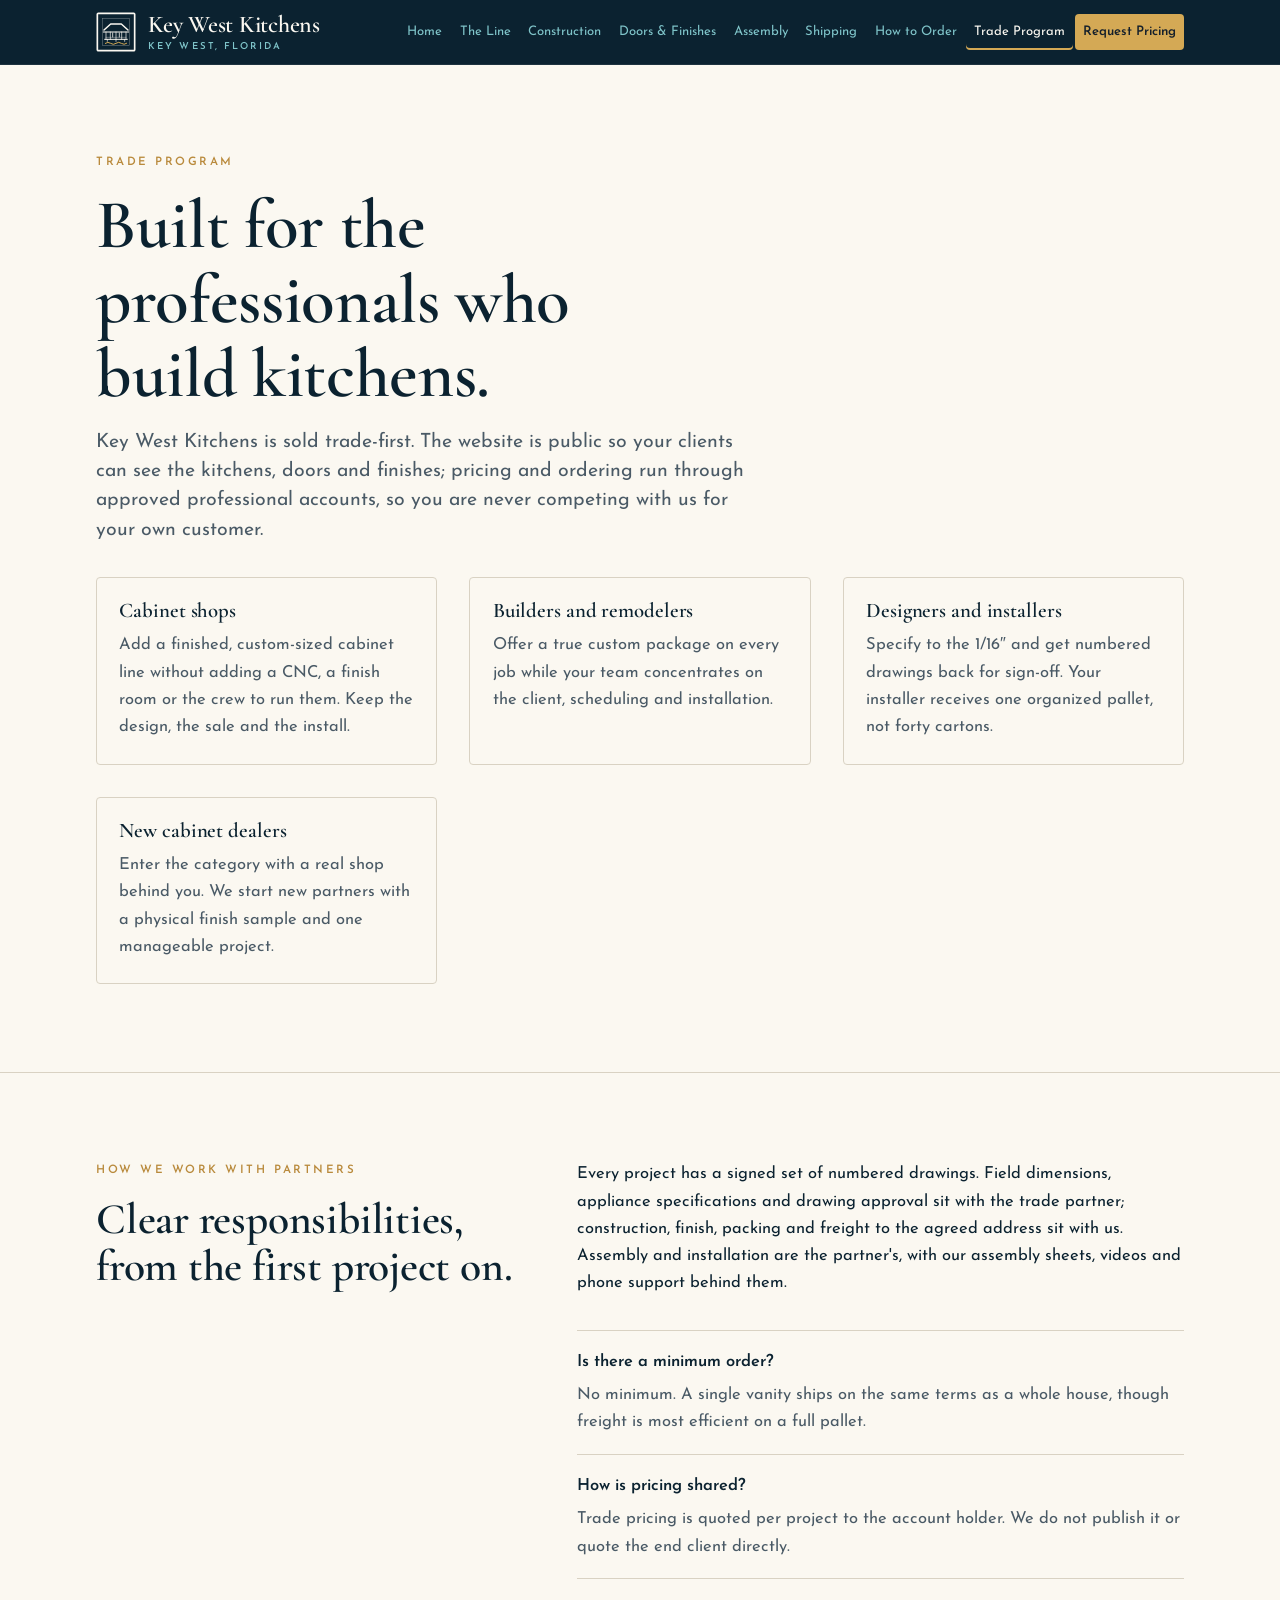
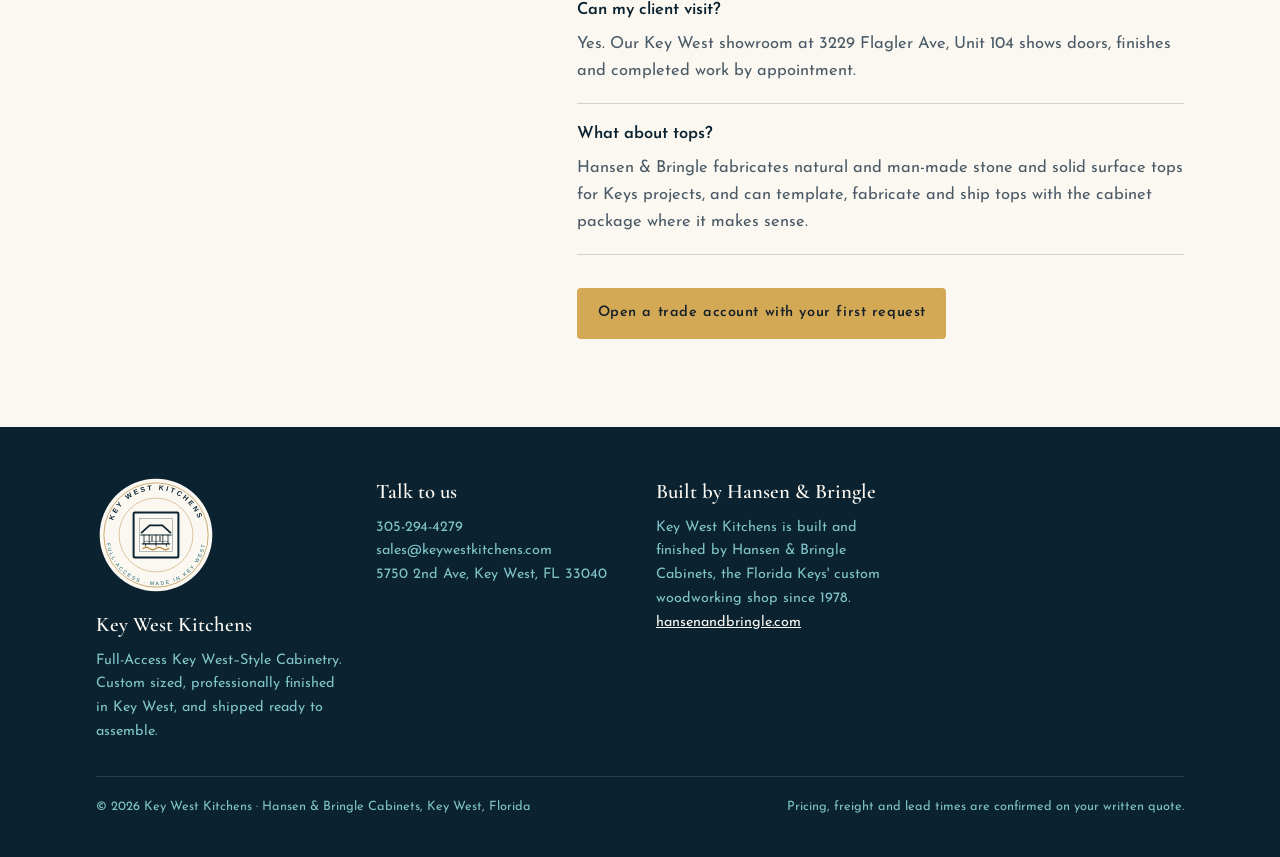
<file: trade.html>
<!doctype html>
<html lang="en">
<head>
<meta charset="utf-8">
<meta name="viewport" content="width=device-width, initial-scale=1, viewport-fit=cover">
<title>Trade Program · Key West Kitchens</title>
<meta name="description" content="Trade-first cabinetry for shops, builders, designers, installers and new dealers.">
<meta name="claude:viewport-fit-sides" content="cover">
<meta property="og:type" content="website"><meta property="og:site_name" content="Key West Kitchens"><meta property="og:title" content="Trade Program · Key West Kitchens"><meta property="og:description" content="Trade-first cabinetry for shops, builders, designers, installers and new dealers."><meta property="og:image" content="https://bcarp-ctrl.github.io/keywestkitchens/img/kitchen-2.jpg"><meta name="twitter:card" content="summary_large_image">
<link rel="preconnect" href="https://fonts.googleapis.com"><link rel="preconnect" href="https://fonts.gstatic.com" crossorigin>
<link rel="stylesheet" href="https://fonts.googleapis.com/css2?family=Cormorant+Garamond:ital,wght@0,500;0,600;1,500;1,600&family=Josefin+Sans:wght@400;600&display=swap">
<link rel="icon" type="image/svg+xml" href="img/brand/kwk-favicon.svg">
<link rel="stylesheet" href="styles.css">
</head>
<body>
<header class="top"><div class="wrap">
<a class="brand" href="index.html"><svg viewBox="0 0 120 120" aria-hidden="true"><rect x="4" y="4" width="112" height="112" rx="3" fill="none" stroke="currentColor" stroke-width="5"/><rect x="19" y="19" width="82" height="82" fill="none" stroke="currentColor" stroke-width="1.4" opacity=".5"/><g fill="none" stroke="currentColor" stroke-linecap="round" stroke-linejoin="round"><path d="M24 54 L44 36 H76 L96 54" stroke-width="4.5"/><path d="M22 60 H98" stroke-width="3"/><path d="M30 60 V82 M43 60 V82 M60 60 V82 M77 60 V82 M90 60 V82" stroke-width="2"/><path d="M30 76 H90" stroke-width="1.3" opacity=".8"/><path d="M50 63 V75 M70 63 V75" stroke-width="2.6" opacity=".9"/><path d="M26 82 H94" stroke-width="3"/><path d="M34 82 V88 M60 82 V88 M86 82 V88" stroke-width="2"/></g><path d="M28 94 q8 -6 16 0 t16 0 t16 0 t16 0" fill="none" stroke="#d4a955" stroke-width="3" stroke-linecap="round"/></svg><span class="bt"><b>Key West Kitchens</b><small>Key West, Florida</small></span></a>
<button class="navtoggle" id="navtoggle" aria-expanded="false" aria-controls="mainnav">Menu</button>
<nav class="main" id="mainnav" aria-label="Main"><a href="index.html">Home</a><a href="collection.html">The Line</a><a href="specifications.html">Construction</a><a href="doors-finishes.html">Doors & Finishes</a><a href="assembly.html">Assembly</a><a href="shipping.html">Shipping</a><a href="how-to-order.html">How to Order</a><a href="trade.html" aria-current="page">Trade Program</a><a href="request-pricing.html" class="cta">Request Pricing</a></nav>
</div></header>
<main>

<section><div class="wrap stack-lg">
<div class="stack prose"><p class="eyebrow">Trade program</p><h1>Built for the professionals who build kitchens.</h1>
<p class="lead">Key West Kitchens is sold trade-first. The website is public so your clients can see the kitchens, doors and finishes; pricing and ordering run through approved professional accounts, so you are never competing with us for your own customer.</p></div>
<div class="cols">
<div class="card"><h3>Cabinet shops</h3><p class="muted">Add a finished, custom-sized cabinet line without adding a CNC, a finish room or the crew to run them. Keep the design, the sale and the install.</p></div>
<div class="card"><h3>Builders and remodelers</h3><p class="muted">Offer a true custom package on every job while your team concentrates on the client, scheduling and installation.</p></div>
<div class="card"><h3>Designers and installers</h3><p class="muted">Specify to the 1/16″ and get numbered drawings back for sign-off. Your installer receives one organized pallet, not forty cartons.</p></div>
<div class="card"><h3>New cabinet dealers</h3><p class="muted">Enter the category with a real shop behind you. We start new partners with a physical finish sample and one manageable project.</p></div>
</div>
</div></section>

<section><div class="wrap split">
<div class="stack"><p class="eyebrow">How we work with partners</p><h2>Clear responsibilities, from the first project on.</h2></div>
<div class="stack prose">
<p>Every project has a signed set of numbered drawings. Field dimensions, appliance specifications and drawing approval sit with the trade partner; construction, finish, packing and freight to the agreed address sit with us. Assembly and installation are the partner's, with our assembly sheets, videos and phone support behind them.</p>
<dl class="faq">
<div><dt>Is there a minimum order?</dt><dd>No minimum. A single vanity ships on the same terms as a whole house, though freight is most efficient on a full pallet.</dd></div>
<div><dt>How is pricing shared?</dt><dd>Trade pricing is quoted per project to the account holder. We do not publish it or quote the end client directly.</dd></div>
<div><dt>Can my client visit?</dt><dd>Yes. Our Key West showroom at 3229 Flagler Ave, Unit 104 shows doors, finishes and completed work by appointment.</dd></div>
<div><dt>What about tops?</dt><dd>Hansen &amp; Bringle fabricates natural and man-made stone and solid surface tops for Keys projects, and can template, fabricate and ship tops with the cabinet package where it makes sense.</dd></div>
</dl>
<div class="btns"><a class="btn primary" href="request-pricing.html">Open a trade account with your first request</a></div>
</div>
</div></section>

</main>
<footer><div class="wrap">
<div><img src="img/brand/kwk-seal-shell.svg" alt="Key West Kitchens seal" width="120" height="120" style="margin-bottom:.8rem"><b>Key West Kitchens</b>Full-Access Key West–Style Cabinetry. Custom sized, professionally finished in Key West, and shipped ready to assemble.</div>
<div><b>Talk to us</b>305-294-4279<br>sales@keywestkitchens.com<br>5750 2nd Ave, Key West, FL 33040</div>
<div><b>Built by Hansen &amp; Bringle</b>Key West Kitchens is built and finished by Hansen &amp; Bringle Cabinets, the Florida Keys' custom woodworking shop since 1978. <a href="https://www.hansenandbringle.com" target="_blank" rel="noopener">hansenandbringle.com</a></div>
<div class="fine"><span>© 2026 Key West Kitchens · Hansen &amp; Bringle Cabinets, Key West, Florida</span><span>Pricing, freight and lead times are confirmed on your written quote.</span></div>
</div></footer>
<script>
(function(){var t=document.getElementById('navtoggle'),n=document.getElementById('mainnav');if(t){t.addEventListener('click',function(){var o=n.classList.toggle('open');t.setAttribute('aria-expanded',o);});}})();
</script>
</body>
</html>
</file>
<file: styles.css>
/* Layout: white-shell page, one deep harbor-navy band per page for the thesis, brass hairlines; content column 1120px, prose 65ch. */
:root{
  --bg:#fbf8f1; --bg2:#efe6d3; --fg:#0b2230; --fg2:#4a5a66; --line:#d9d2c3;
  --navy:#0b2230; --navy2:#0f5c6b; --onnavy:#fbf8f1; --onnavy2:#7fc4c9;
  --brass:#b98a3c; --brass2:#d4a955; --island:#0f5c6b;
  --display:"Cormorant Garamond",Georgia,"Times New Roman",serif;
  --body:"Josefin Sans","Helvetica Neue",Arial,sans-serif;
  --mono:"Josefin Sans","Helvetica Neue",Arial,sans-serif;
  --radius:4px; --max:1120px;
}
@media (prefers-color-scheme:dark){:root:not([data-theme="light"]){
  --bg:#0b1a24; --bg2:#122a36; --fg:#f1ede4; --fg2:#a9b7bf; --line:#27404c;
  --navy:#07151e; --navy2:#0f5c6b; --onnavy:#fbf8f1; --onnavy2:#7fc4c9;
  --brass:#d4a955; --brass2:#b98a3c; --island:#7fc4c9; color-scheme:dark}}
:root[data-theme="dark"]{
  --bg:#0b1a24; --bg2:#122a36; --fg:#f1ede4; --fg2:#a9b7bf; --line:#27404c;
  --navy:#07151e; --navy2:#0f5c6b; --onnavy:#fbf8f1; --onnavy2:#7fc4c9;
  --brass:#d4a955; --brass2:#b98a3c; --island:#7fc4c9; color-scheme:dark}
*{box-sizing:border-box}
html{scroll-behavior:smooth}
body{margin:0;background:var(--bg);color:var(--fg);font-family:var(--body);font-size:16.5px;line-height:1.65;-webkit-font-smoothing:antialiased}
body::before{content:"";position:fixed;inset:0 0 auto;height:env(safe-area-inset-top,0px);z-index:10;background:var(--navy)}
img{max-width:100%;display:block}
a{color:inherit}
h1,h2,h3,h4{font-family:var(--display);font-weight:600;line-height:1.08;margin:0;text-wrap:balance;letter-spacing:-.005em}
h1{font-size:clamp(2.4rem,5.4vw,4.4rem)}
h2{font-size:clamp(1.9rem,3.4vw,2.8rem)}
h3{font-size:1.45rem}
p{margin:0}
.wrap{max-width:var(--max);margin:0 auto;padding-left:max(16px,env(safe-area-inset-left,0px));padding-right:max(16px,env(safe-area-inset-right,0px))}
.prose{max-width:65ch}
.eyebrow{font-family:var(--mono);font-weight:600;font-size:.72rem;letter-spacing:.22em;text-transform:uppercase;color:var(--brass)}
.lead{font-size:1.22rem;color:var(--fg2);line-height:1.5}
.stack{display:grid;gap:1rem}
.stack-lg{display:grid;gap:2rem}
.band{background:var(--navy);color:var(--onnavy)}
.band .eyebrow{color:var(--brass2)}
.band .lead,.band .muted{color:var(--onnavy2)}
.muted{color:var(--fg2)}
section{padding-block:clamp(3rem,7vw,5.5rem)}
section + section{border-top:1px solid var(--line)}
.band + section,section + .band{border-top:0}

/* header */
.top{position:sticky;top:env(safe-area-inset-top,0px);z-index:9;background:var(--navy);color:var(--onnavy);border-bottom:1px solid rgba(255,255,255,.08)}
.top .wrap{display:flex;align-items:center;justify-content:space-between;gap:1rem;min-height:64px}
.brand{display:flex;align-items:center;gap:.75rem;text-decoration:none}
.brand svg{width:40px;height:40px;flex:none}
.brand .bt{display:grid;line-height:1.05}
.brand b{font-family:var(--display);font-weight:600;font-size:1.5rem;letter-spacing:-.01em}
.brand small{font-family:var(--mono);font-weight:600;font-size:.6rem;letter-spacing:.22em;text-transform:uppercase;color:var(--onnavy2);margin-top:.25rem;white-space:nowrap}
nav.main{display:flex;gap:.1rem;flex-wrap:wrap;justify-content:flex-end}
nav.main a{text-decoration:none;font-size:.82rem;padding:.45rem .5rem;white-space:nowrap;border-radius:var(--radius);color:var(--onnavy2)}
nav.main a:hover,nav.main a:focus-visible{color:var(--onnavy);background:rgba(255,255,255,.06)}
nav.main a[aria-current]{color:var(--onnavy);box-shadow:inset 0 -2px 0 var(--brass2)}
nav.main a.cta{background:var(--brass2);color:#15202b;font-weight:600}
nav.main a.cta:hover{background:#e6c48a;color:#15202b}
.navtoggle{display:none;background:none;border:1px solid rgba(255,255,255,.25);color:var(--onnavy);border-radius:var(--radius);padding:.4rem .7rem;font:inherit;font-size:.85rem}
@media (max-width:1120px){nav.main a{font-size:.78rem;padding:.4rem .4rem}}
@media (max-width:900px){
  .brand small{display:none}
  .brand svg{width:34px;height:34px}
  .brand b{white-space:nowrap}
  .navtoggle{display:inline-block}
  nav.main{display:none;position:absolute;left:0;right:0;top:100%;background:var(--navy);flex-direction:column;padding:.6rem max(16px,env(safe-area-inset-left,0px)) 1rem;border-bottom:1px solid rgba(255,255,255,.1)}
  nav.main.open{display:flex}
  nav.main a{font-size:1rem;padding:.6rem .4rem}
  .top .wrap{position:relative}
}

/* hero */
.hero{padding-block:0}
.hero .grid{display:grid;grid-template-columns:minmax(0,1.05fr) minmax(0,1fr);min-height:560px}
.hero .grid > *{min-width:0}
.hero .copy{padding-block:clamp(3rem,6vw,5rem);display:grid;align-content:center;gap:1.4rem;padding-right:clamp(1rem,4vw,3rem)}
.hero .photo{position:relative;min-height:320px;margin:0;max-width:100%}
.hero .photo img{position:absolute;inset:0;width:100%;height:100%;object-fit:cover}
.hero .photo figcaption{position:absolute;left:0;right:0;bottom:0;padding:.7rem 1rem;font-family:var(--mono);font-size:.7rem;letter-spacing:.08em;text-transform:uppercase;color:#f4f1ea;background:linear-gradient(transparent,rgba(10,20,34,.75))}
@media (max-width:900px){.hero .grid{grid-template-columns:minmax(0,1fr)}.hero .photo{order:-1;min-height:0;height:min(62vw,420px);width:100%;max-width:100%}.hero .copy{padding-right:0}}
.btns{display:flex;gap:.8rem;flex-wrap:wrap}
.btn{display:inline-block;text-decoration:none;font-weight:600;font-size:.9rem;letter-spacing:.04em;padding:.8rem 1.2rem;border-radius:var(--radius);border:1px solid transparent;cursor:pointer;font-family:var(--body)}
.btn.primary{background:var(--brass2);color:#15202b}
.btn.primary:hover{background:#e6c48a}
.btn.ghost{border-color:currentColor;color:inherit;background:transparent}
.btn.ghost:hover{background:rgba(127,127,127,.12)}
.band .btn.ghost{color:var(--onnavy)}

/* stats strip */
.strip{display:grid;grid-template-columns:repeat(4,1fr);border-top:1px solid var(--line);border-bottom:1px solid var(--line)}
.strip > div{padding:1.4rem 1.2rem;border-right:1px solid var(--line);display:grid;gap:.2rem}
.strip > div:last-child{border-right:0}
.strip b{font-family:var(--display);font-weight:600;font-size:1.9rem;line-height:1}
.strip span{font-size:.86rem;color:var(--fg2)}
@media (max-width:760px){.strip{grid-template-columns:1fr 1fr}.strip > div:nth-child(2){border-right:0}.strip > div:nth-child(-n+2){border-bottom:1px solid var(--line)}}

/* grids & cards */
.cols{display:grid;gap:2rem;grid-template-columns:repeat(auto-fit,minmax(260px,1fr))}
.cols > *{min-width:0}
.split{display:grid;gap:3rem;grid-template-columns:minmax(0,5fr) minmax(0,7fr);align-items:start}
.split > *{min-width:0}
@media (max-width:860px){.split{grid-template-columns:minmax(0,1fr)}}
.card{border:1px solid var(--line);border-radius:var(--radius);padding:1.4rem;display:grid;gap:.6rem;background:var(--bg);align-content:start}
.card h3{font-size:1.3rem}
.card .num{font-family:var(--mono);font-size:.74rem;color:var(--brass);letter-spacing:.1em}
.steps{counter-reset:s;display:grid;gap:0;border-top:1px solid var(--line)}
.step{display:grid;grid-template-columns:4.2rem minmax(0,1fr);gap:1rem;padding:1.5rem 0;border-bottom:1px solid var(--line)}
.step::before{counter-increment:s;content:counter(s,decimal-leading-zero);font-family:var(--display);font-weight:600;font-size:2.4rem;line-height:1;color:var(--brass)}
.step h3{margin-bottom:.35rem}
.spec{width:100%;border-collapse:collapse;font-size:.98rem}
.spec th,.spec td{text-align:left;vertical-align:top;padding:.85rem .6rem;border-bottom:1px solid var(--line)}
.spec th{width:32%;font-weight:600;color:var(--fg)}
.spec td{color:var(--fg2)}
.tablewrap{overflow-x:auto}
.gallery{display:grid;gap:.8rem;grid-template-columns:repeat(auto-fit,minmax(280px,1fr))}
.gallery figure{margin:0;display:grid;gap:.4rem}
.gallery img{aspect-ratio:3/2;object-fit:cover;width:100%;border-radius:var(--radius)}
.gallery figcaption{font-size:.84rem;color:var(--fg2)}
.callout{border-left:3px solid var(--brass);padding:.2rem 0 .2rem 1.2rem;display:grid;gap:.4rem}
.callout q{font-family:var(--display);font-weight:500;font-style:italic;font-size:1.6rem;line-height:1.25;quotes:"“" "”"}
.pill{display:inline-block;font-family:var(--mono);font-size:.7rem;letter-spacing:.1em;text-transform:uppercase;border:1px solid var(--line);border-radius:999px;padding:.2rem .6rem;color:var(--fg2)}
.chips{display:flex;flex-wrap:wrap;gap:.5rem}
.chips span{border:1px solid var(--line);border-radius:999px;padding:.3rem .8rem;font-size:.86rem}
dl.faq{display:grid;gap:0;border-top:1px solid var(--line)}
dl.faq div{padding:1.1rem 0;border-bottom:1px solid var(--line);display:grid;gap:.4rem}
dl.faq dt{font-weight:600}
dl.faq dd{margin:0;color:var(--fg2)}
details{border-bottom:1px solid var(--line)}
details summary{cursor:pointer;padding:1rem 0;font-weight:600;list-style:none;display:flex;justify-content:space-between;gap:1rem}
details summary::after{content:"+";font-family:var(--mono);color:var(--brass)}
details[open] summary::after{content:"–"}
details > div{padding:0 0 1.2rem;color:var(--fg2);display:grid;gap:.6rem}

/* forms */
form{display:grid;gap:1.2rem}
.fields{display:grid;gap:1rem;grid-template-columns:repeat(auto-fit,minmax(220px,1fr))}
.fields > *{min-width:0}
label.f{display:grid;gap:.35rem;font-size:.9rem;font-weight:600}
label.f span.h{font-weight:400;color:var(--fg2);font-size:.8rem}
input,select,textarea{font:inherit;font-size:1rem;padding:.65rem .75rem;border:1px solid var(--line);border-radius:var(--radius);background:var(--bg);color:var(--fg);width:100%}
input:focus-visible,select:focus-visible,textarea:focus-visible,.btn:focus-visible,a:focus-visible,summary:focus-visible{outline:2px solid var(--brass);outline-offset:2px}
textarea{min-height:120px;resize:vertical}
fieldset{border:1px solid var(--line);border-radius:var(--radius);padding:1rem 1.2rem 1.2rem;display:grid;gap:.8rem;min-width:0}
legend{font-weight:600;padding:0 .4rem}
.checks{display:flex;flex-wrap:wrap;gap:.6rem 1.2rem}
.checks label{display:flex;gap:.45rem;align-items:center;font-size:.95rem}
.checks input{width:auto}
.notice{border:1px solid var(--line);border-left:3px solid var(--island);padding:1rem 1.2rem;border-radius:var(--radius);font-size:.95rem;color:var(--fg2);display:grid;gap:.5rem}
.summary{background:var(--bg2);border-radius:var(--radius);padding:1.2rem;font-family:var(--mono);font-size:.84rem;white-space:pre-wrap;word-break:break-word;line-height:1.55}

/* order builder */
.builder{display:grid;gap:1rem}
.builder table{width:100%;border-collapse:collapse;font-size:.92rem;font-variant-numeric:tabular-nums}
.builder th,.builder td{padding:.5rem .4rem;border-bottom:1px solid var(--line);text-align:left;vertical-align:middle}
.builder th{font-family:var(--mono);font-size:.7rem;letter-spacing:.1em;text-transform:uppercase;color:var(--fg2);font-weight:500}
.builder td input,.builder td select{padding:.45rem .5rem;font-size:.92rem}
.builder td.n{width:5rem}
.builder td.x{width:3rem;text-align:right}
.builder .rm{background:none;border:0;color:var(--fg2);cursor:pointer;font-size:1.1rem;padding:.2rem .4rem}
.builder .rm:hover{color:#b03a2e}

/* footer */
footer{background:var(--navy);color:var(--onnavy2);padding-block:3rem 2.5rem;font-size:.9rem}
footer .wrap{display:grid;gap:2rem;grid-template-columns:repeat(auto-fit,minmax(220px,1fr))}
footer b{color:var(--onnavy);font-family:var(--display);font-weight:600;font-size:1.3rem;display:block;margin-bottom:.4rem}
footer a{color:var(--onnavy)}
footer .fine{grid-column:1/-1;border-top:1px solid rgba(255,255,255,.12);padding-top:1.2rem;font-size:.8rem;display:flex;justify-content:space-between;flex-wrap:wrap;gap:.6rem}
@media (prefers-reduced-motion:reduce){html{scroll-behavior:auto}}
</file>
